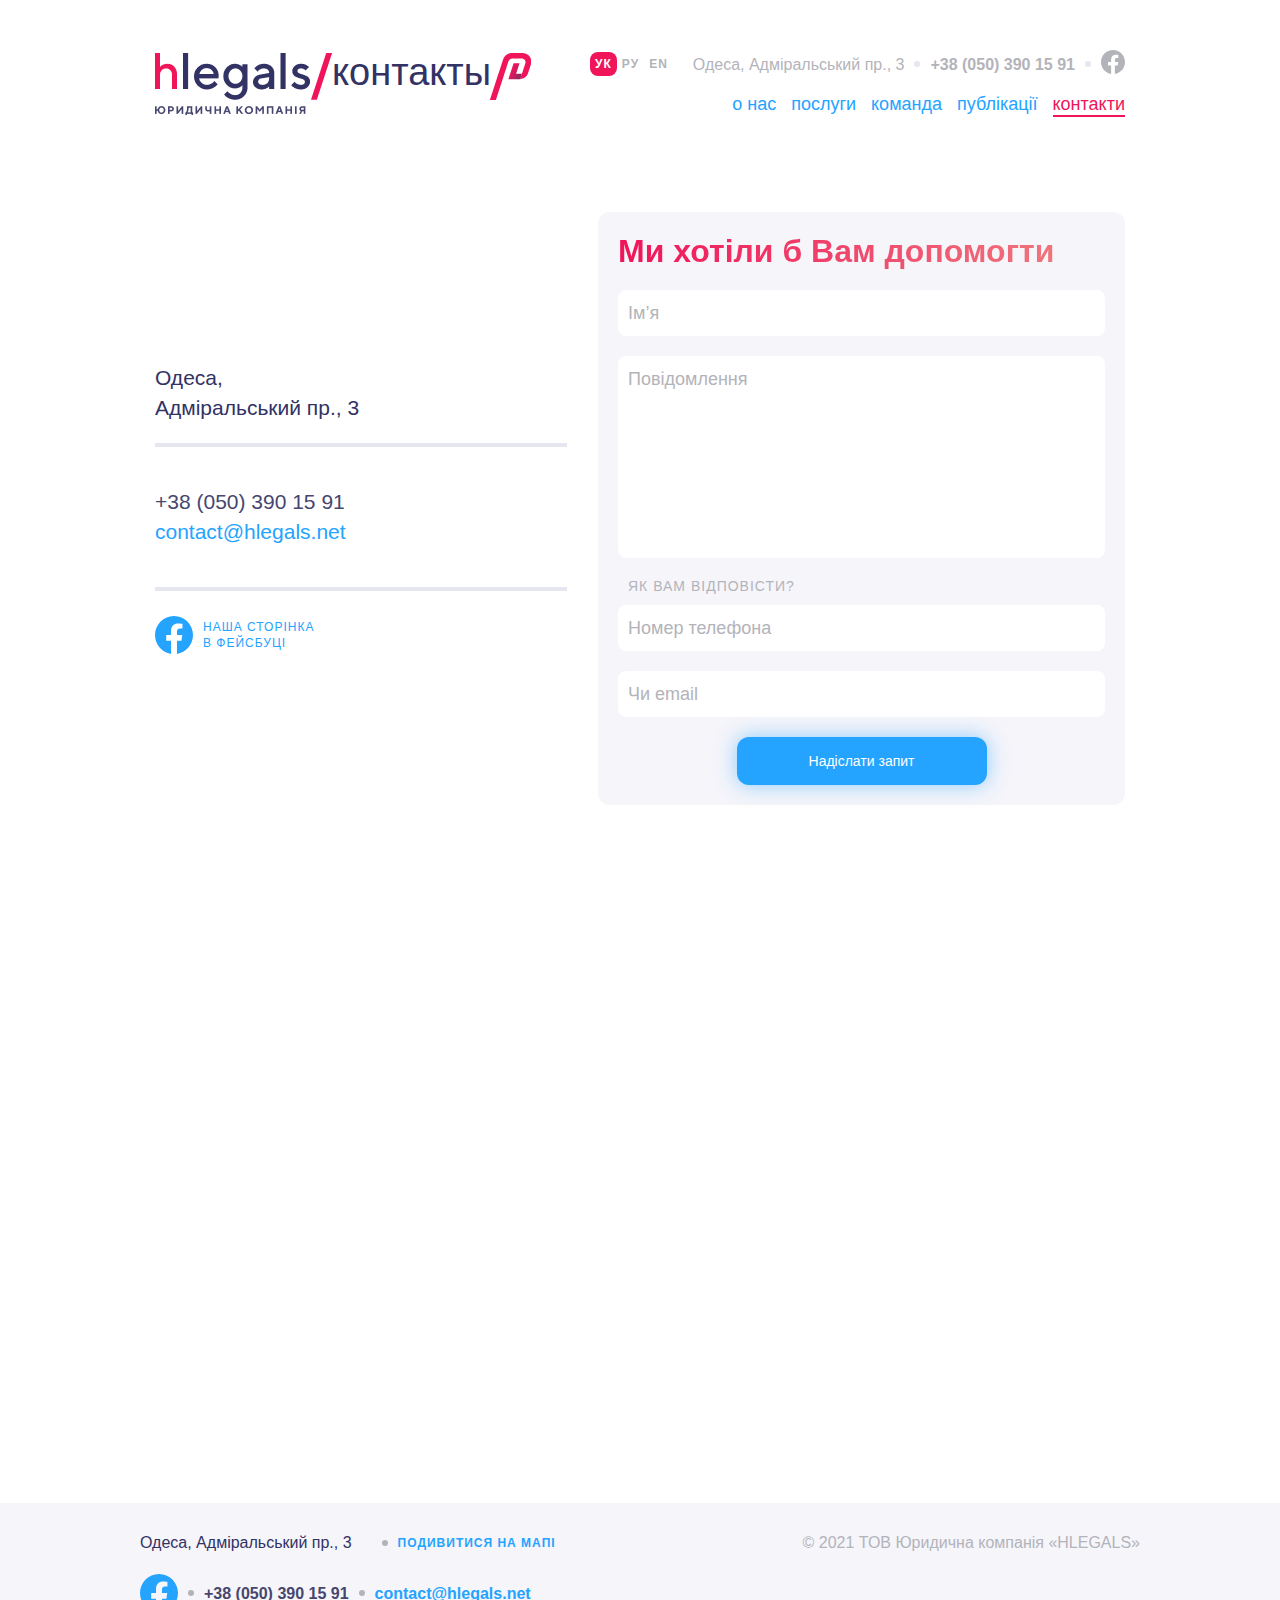
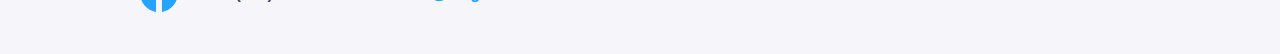
<file: contact.html>
<!DOCTYPE html>
<html lang="uk">
<head>
    <meta charset="UTF-8">
    <meta name="viewport" content="width=device-width, initial-scale=1.0">
    <link rel="shortcut icon" href="img/favicon.ico" type="image/x-icon">
    <meta http-equiv="X-UA-Compatible" content="ie=edge">
    <title>Contact</title>
    <link rel="stylesheet" href="./css/slick.css" />
    <link rel="stylesheet" href="./css/slick-theme.css" />
    <link rel="stylesheet" href="./css/vendor.css" />
    <link rel="stylesheet" href="./css/main.css" />
</head>
<body>
    <header>
        <div class="header light">
            <div class="header-contacts-mobil container d-f light-grey">
                <div class="language">
                    <button class="btn-lng btn-light active">УК</button>
                    <button class="btn-lng btn-light">РУ</button>
                    <button class="btn-lng btn-light">EN</button>
                </div>
                <div class="adress">
                    <span>Одеса, Адміральський пр., 3</span>
                </div>
                <a class="tel light-tel" href="tel:+38 (050) 390 15 91">+38 (050) 390 15 91</a>
                <a class="facebook fb-light" href="#"><svg width="24" height="24" viewBox="0 0 24 24" fill="none" xmlns="http://www.w3.org/2000/svg">
                    <path d="M24 12.0733C24 5.40541 18.6274 0 12 0C5.37258 0 0 5.40541 0 12.0733C0 18.0995 4.38823 23.0943 10.125 24V15.5633H7.07813V12.0733H10.125V9.41343C10.125 6.38755 11.9165 4.71615 14.6576 4.71615C15.9705 4.71615 17.3438 4.95195 17.3438 4.95195V7.92313H15.8306C14.3399 7.92313 13.875 8.85379 13.875 9.80857V12.0733H17.2031L16.6711 15.5633H13.875V24C19.6118 23.0943 24 18.0995 24 12.0733Z" fill="white"/>
                    </svg>
                </a>
            </div>
            <div class="header-inner d-f container">
                <div class="logo d-f logo-light">
                    <a href="index.html"><img src="../img/img_logo_light.png" alt="logo"></a> 
                    <span>контакты</span>
                </div>
                <div class="header-right-wrapper d-f">
                    <div class="header-contacts d-f light-grey">
                        <div class="language d-f">
                            <button class="btn-lng btn-light active">УК</button>
                            <button class="btn-lng btn-light">РУ</button>
                            <button class="btn-lng btn-light">EN</button>
                        </div>
                        <span>Одеса, Адміральський пр., 3</span>
                        <a class="tel light-tel" href="tel:+38 (050) 390 15 91">+38 (050) 390 15 91</a>
                        <a class="facebook fb-light" href="#"><svg width="24" height="24" viewBox="0 0 24 24" fill="none" xmlns="http://www.w3.org/2000/svg">
                            <path d="M24 12.0733C24 5.40541 18.6274 0 12 0C5.37258 0 0 5.40541 0 12.0733C0 18.0995 4.38823 23.0943 10.125 24V15.5633H7.07813V12.0733H10.125V9.41343C10.125 6.38755 11.9165 4.71615 14.6576 4.71615C15.9705 4.71615 17.3438 4.95195 17.3438 4.95195V7.92313H15.8306C14.3399 7.92313 13.875 8.85379 13.875 9.80857V12.0733H17.2031L16.6711 15.5633H13.875V24C19.6118 23.0943 24 18.0995 24 12.0733Z" fill="white"/>
                            </svg>
                        </a>
                    </div>
                    <button class="nav-btn">
                        <span></span>
                    </button>
                    <div class="overlay-wrapper">
                        <div class="overlay"></div>
                        <div class="nav-wrapper">
                            <button class="close-nav">
                                <svg width="32" height="32" viewBox="0 0 32 32" fill="none" xmlns="http://www.w3.org/2000/svg">
                                <path d="M7 7L25 25" stroke="#EC6F5D" stroke-width="2"/>
                                <path d="M25 7L7 25" stroke="#EC6F5D" stroke-width="2"/>
                                </svg>
                            </button>
                            <nav class="nav d-f">
                                <a class="link" href="about.html">о нас</a>
                                <a class="link" href="services.html">послуги</a>
                                <a class="link" href="team.html">команда</a>
                                <a class="link" href="publications.html">публікації</a>
                                <a class="link active" href="#">контакти</a>
                            </nav>
                        </div>
                    </div>
                </div>
            </div>
        </div>      
    </header> 
    <main>
        <div class="container-small">
            <div class="contact-wrapper">
                <div class="contact-information d-f">
                    <span>Одеса, Адміральський пр., 3</span> 
                    <div class="border-top-bottom">
                        <a class="tel" href="tel:+38 (050) 390 15 91">+38 (050) 390 15 91</a>
                        <a class="email" href="mailto:contact@hlegals.net">contact@hlegals.net</a>
                    </div>
                    <a class="facebook" href="#"><svg width="38" height="38" viewBox="0 0 38 38" fill="none" xmlns="http://www.w3.org/2000/svg">
                        <path d="M38 19.1161C38 8.55857 29.4934 0 19 0C8.50658 0 0 8.55857 0 19.1161C0 28.6575 6.94803 36.5659 16.0312 38V24.6419H11.207V19.1161H16.0312V14.9046C16.0312 10.1136 18.8678 7.46723 23.2078 7.46723C25.2866 7.46723 27.4609 7.84059 27.4609 7.84059V12.545H25.0651C22.7048 12.545 21.9688 14.0185 21.9688 15.5302V19.1161H27.2383L26.3959 24.6419H21.9688V38C31.052 36.5659 38 28.6575 38 19.1161Z" fill="#24A3FF"/>
                        </svg>
                        <span class="link-span">Наша сторінка в фейсбуці</span></a>
                </div>
                <div class="modal-window-wrapper modal">
                    <form class="form" action="#">
                        <h2>Ми хотіли б Вам допомогти</h2>
                        <input type="text" placeholder="Iм’я" name="Iм’я">
                        <textarea name="Повідомлення" placeholder="Повідомлення" cols="30" rows="7"></textarea>
                        <label for="username">Як вам відповісти?</label>
                            <input type="tel" placeholder="Номер телефона" name="phune-namber">
                            <input type="email" placeholder="Чи email" name="email">
                        <a class="btn-blue" href="#" rel="modal:close">Надіслати запит</a>
                    </form>
                </div>
            </div>
        </div>
        <div class="google-maps" >
            <iframe src="https://www.google.com/maps/embed?pb=!1m18!1m12!1m3!1d21997.680798307032!2d30.71901574936112!3d46.43462532692301!2m3!1f0!2f0!3f0!3m2!1i1024!2i768!4f13.1!3m3!1m2!1s0x40c63396894457b7%3A0x7f6c5236cbcb70c8!2z0JDQtNC80LjRgNCw0LvRjNGB0LrQuNC5INC_0YDQvtGB0L8uLCAzLCDQntC00LXRgdGB0LAsINCe0LTQtdGB0YHQutCw0Y8g0L7QsdC70LDRgdGC0YwsIDY1MDAw!5e0!3m2!1sru!2sua!4v1627568771080!5m2!1sru!2sua" width="100%" height="600" style="border:0;" allowfullscreen="" loading="lazy"></iframe>
        </div>
    </main>
    <footer class="footer">
        <div class="footer-wrapper d-f border-none  container">
            <div class="item-left d-f">
                <div class="footer-adress">
                    <span>Одеса, Адміральський пр., 3</span>  
                </div>
                <a class="maps" href="#">Подивитися на мапі</a>
                <a class="facebook" href="#"><svg width="38" height="38" viewBox="0 0 24 24" fill="none" xmlns="http://www.w3.org/2000/svg">
                    <path d="M24 12.0733C24 5.40541 18.6274 0 12 0C5.37258 0 0 5.40541 0 12.0733C0 18.0995 4.38823 23.0943 10.125 24V15.5633H7.07813V12.0733H10.125V9.41343C10.125 6.38755 11.9165 4.71615 14.6576 4.71615C15.9705 4.71615 17.3438 4.95195 17.3438 4.95195V7.92313H15.8306C14.3399 7.92313 13.875 8.85379 13.875 9.80857V12.0733H17.2031L16.6711 15.5633H13.875V24C19.6118 23.0943 24 18.0995 24 12.0733Z" fill="white"/>
                    </svg>
                </a>
                <a class="tel" href="tel:+38 (050) 390 15 91">+38 (050) 390 15 91</a>
                <a class="email" href="mailto:contact@hlegals.net">contact@hlegals.net</a>
            </div>
            <div class="item-right">
                <span>© 2021 ТОВ Юридична компанія «HLEGALS»</span>
            </div>
        </div>
    </footer>
    <script src="js/vendor/jquery.min.js"></script>
    <script src="js/vendor/slick.min.js"></script>
    <script src="js/vendor.js"></script>
    <script src="js/main.js"></script> 
</body>
</html>
</file>
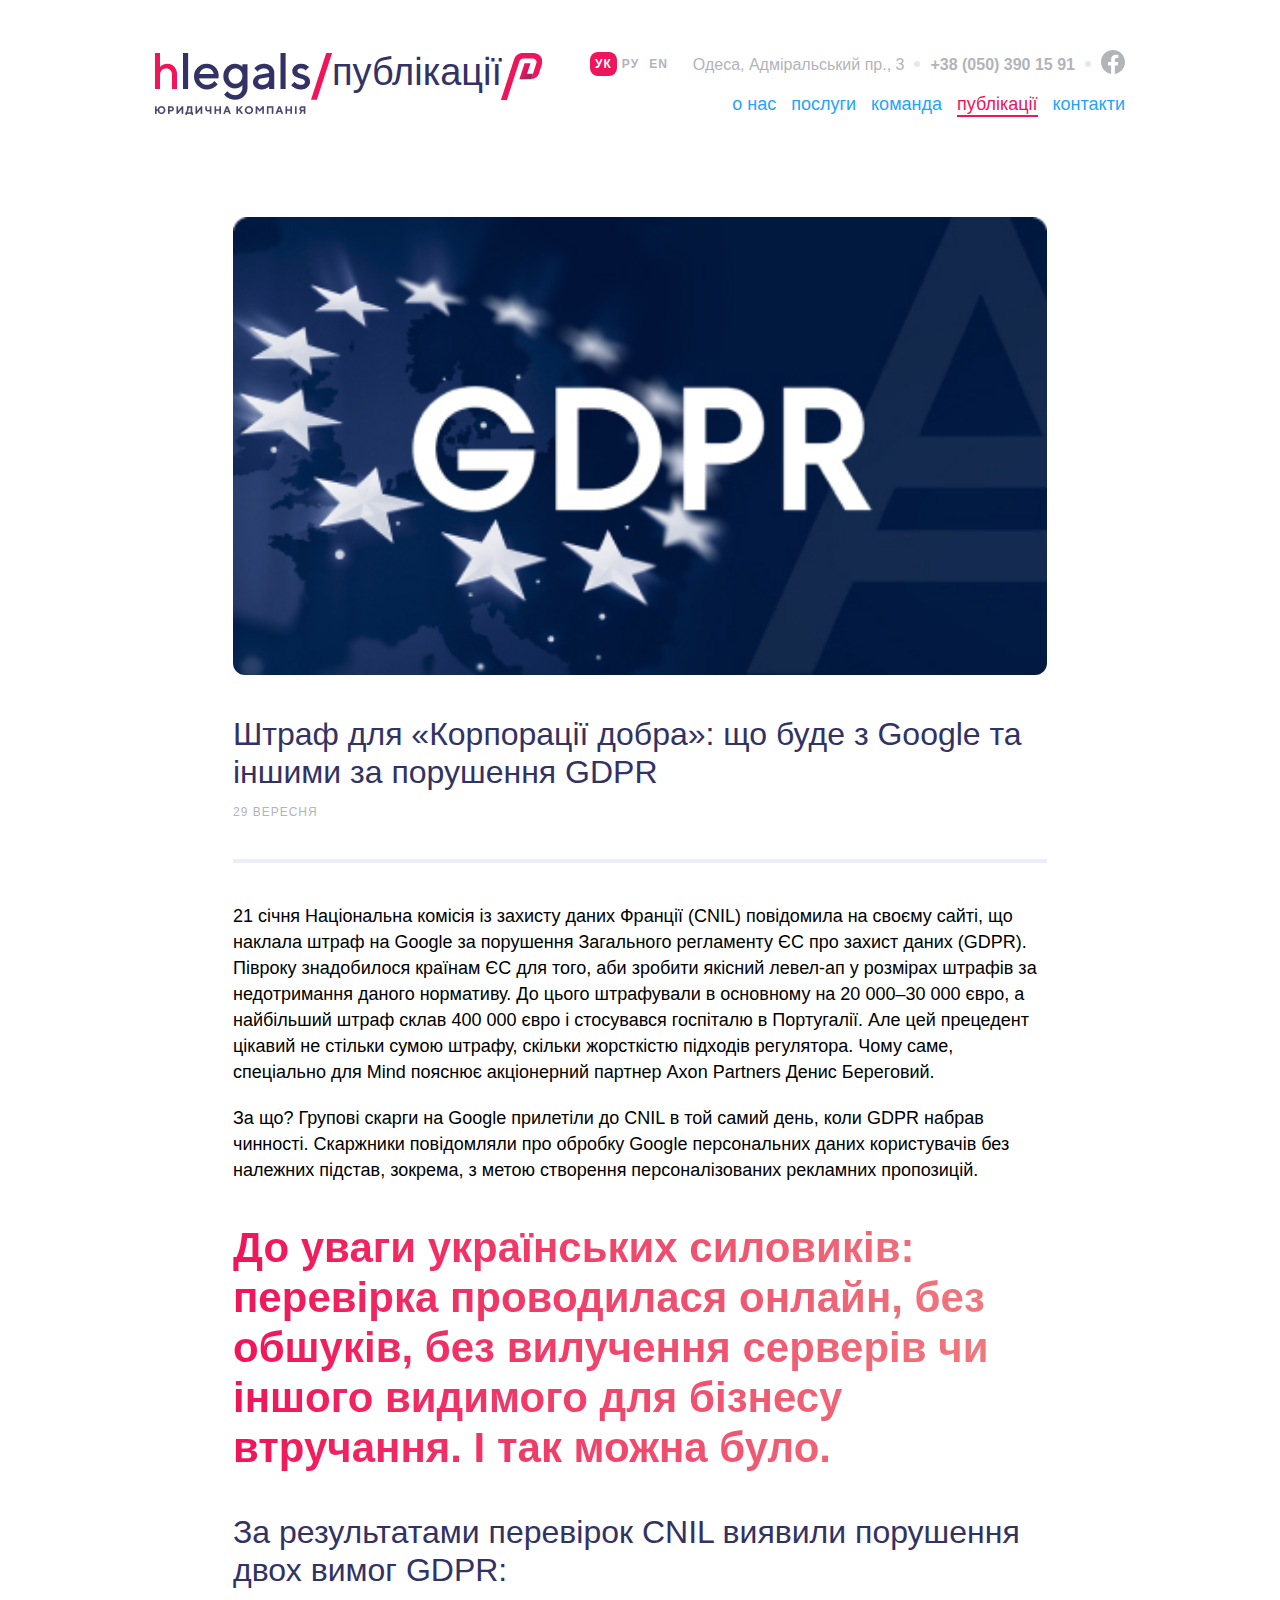
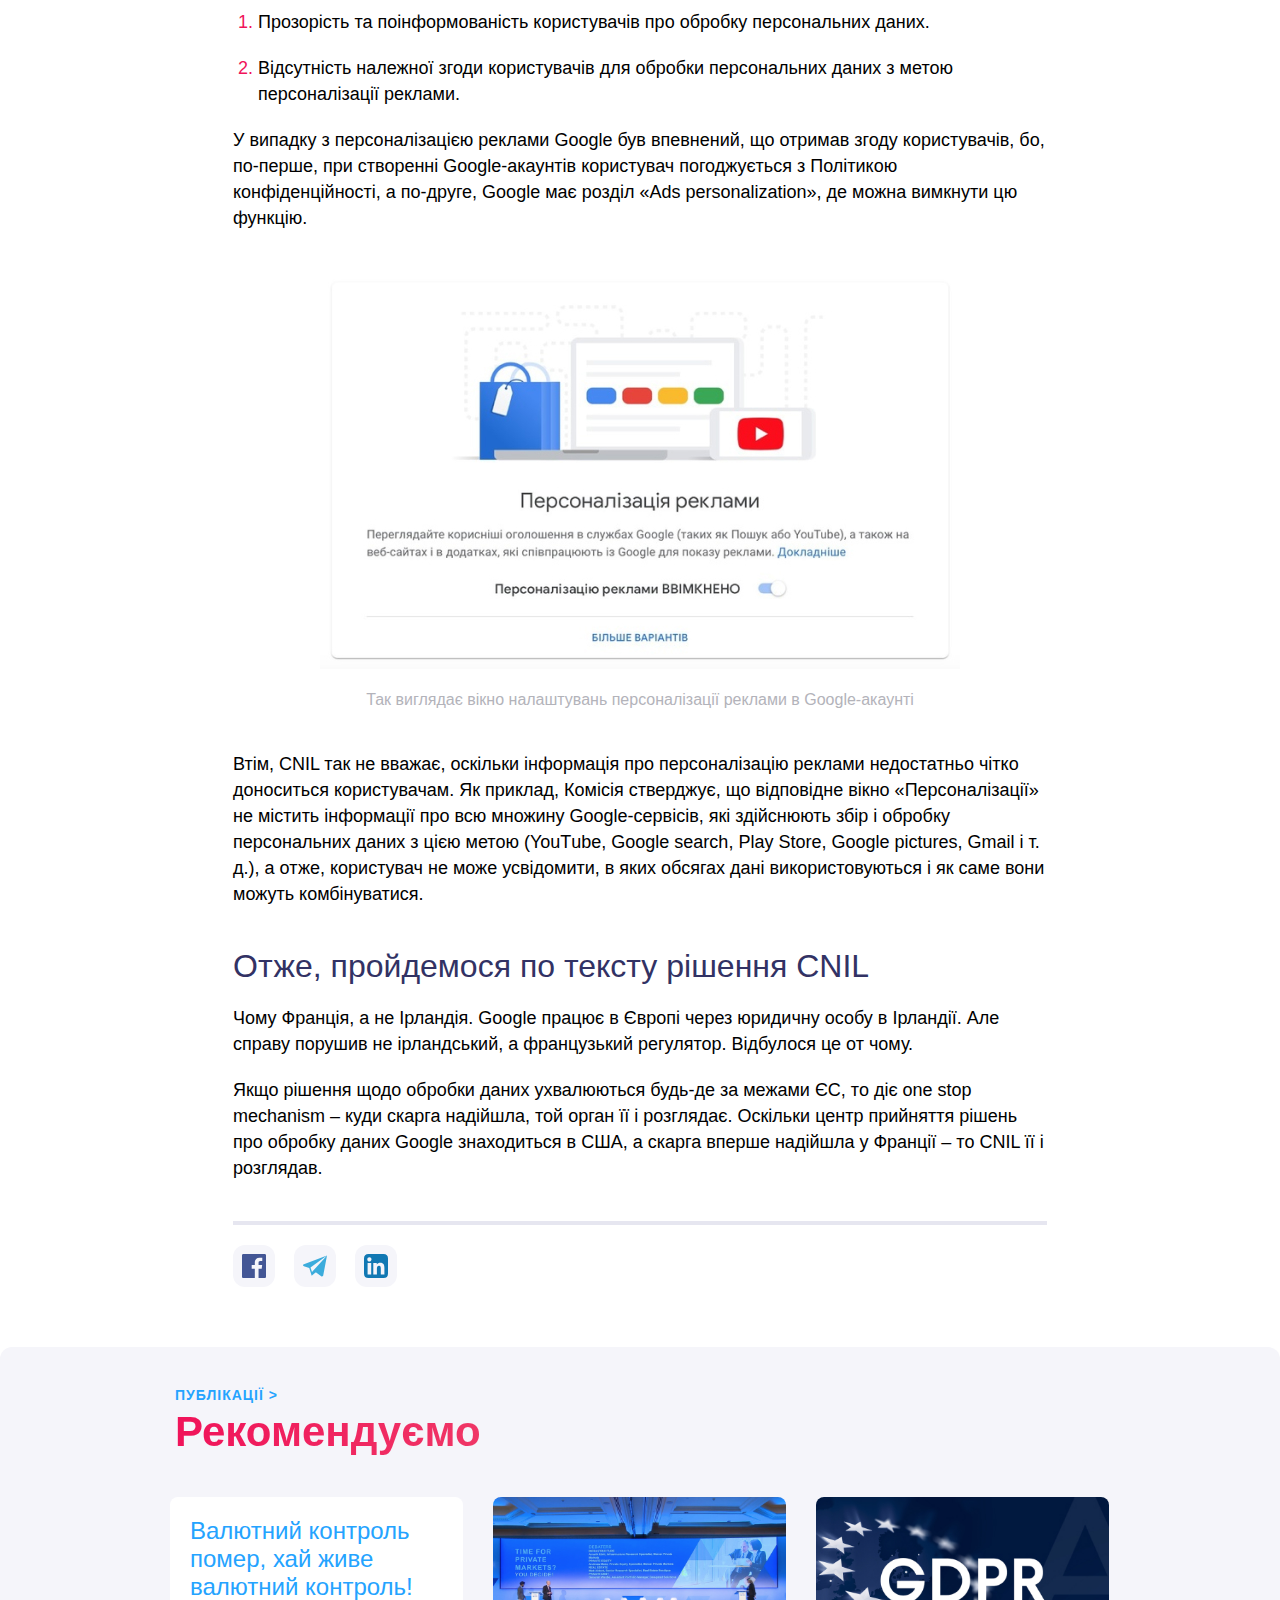
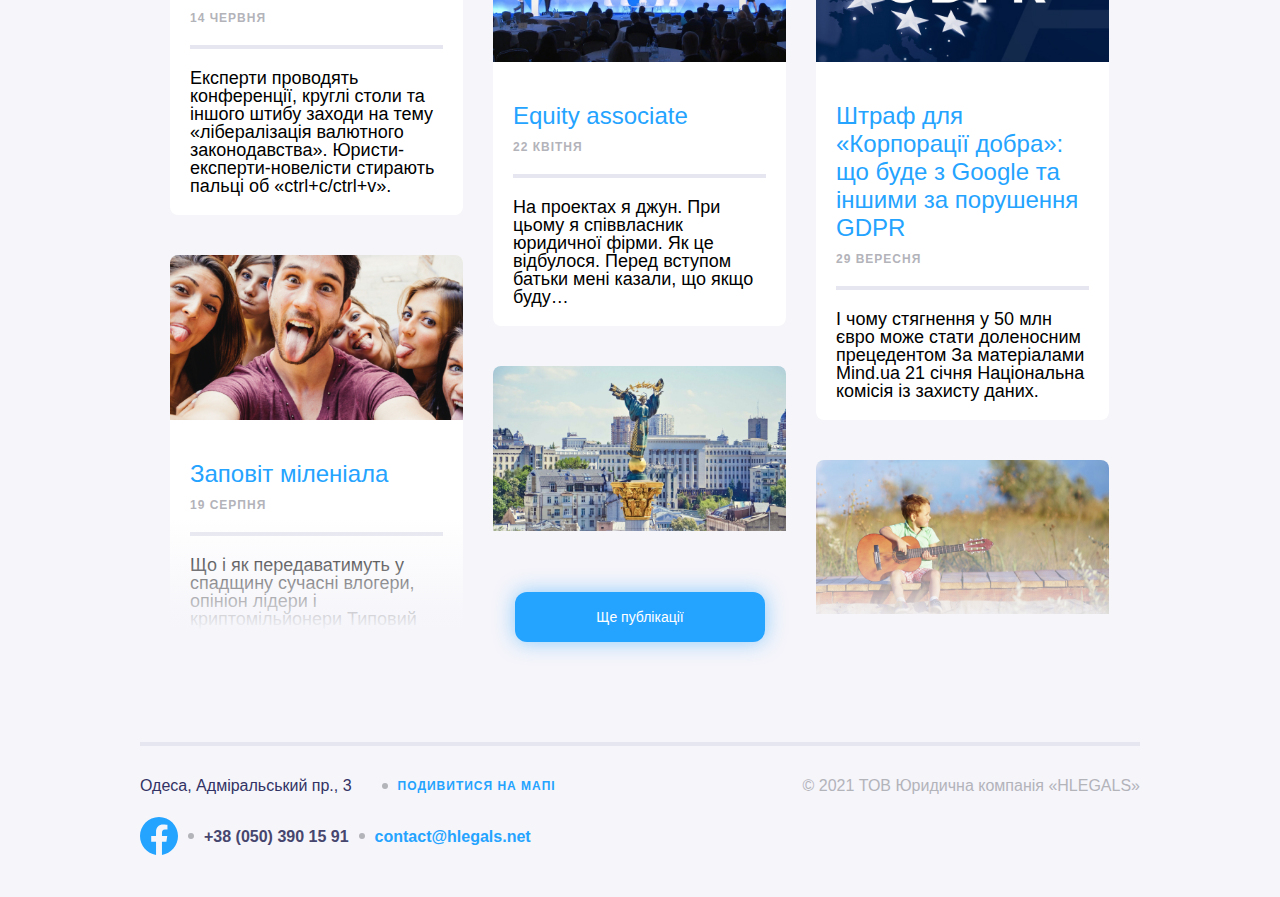
<file: publication_entry.html>
<!DOCTYPE html>
<html lang="uk">

<head>
    <meta charset="UTF-8">
    <meta name="viewport" content="width=device-width, initial-scale=1.0">
    <link rel="shortcut icon" href="img/favicon.ico" type="image/x-icon">
    <meta http-equiv="X-UA-Compatible" content="ie=edge">
    <title>publication_entry</title>
    <link rel="stylesheet" href="./css/slick.css" />
    <link rel="stylesheet" href="./css/slick-theme.css" />
    <link rel="stylesheet" href="./css/vendor.css" />
    <link rel="stylesheet" href="./css/main.css" />
</head>

<body>
    <div class="site-container">
        <header>
            <div class="header light">
                <div class="header-contacts-mobil container d-f light-grey">
                    <div class="language">
                        <button class="btn-lng btn-light active">УК</button>
                        <button class="btn-lng btn-light">РУ</button>
                        <button class="btn-lng btn-light">EN</button>
                    </div>
                    <div class="adress">
                        <span>Одеса, Адміральський пр., 3</span>
                    </div>
                    <a class="tel light-tel" href="tel:+38 (050) 390 15 91">+38 (050) 390 15 91</a>
                    <a class="facebook fb-light" href="#"><svg width="24" height="24" viewBox="0 0 24 24" fill="none" xmlns="http://www.w3.org/2000/svg">
                        <path d="M24 12.0733C24 5.40541 18.6274 0 12 0C5.37258 0 0 5.40541 0 12.0733C0 18.0995 4.38823 23.0943 10.125 24V15.5633H7.07813V12.0733H10.125V9.41343C10.125 6.38755 11.9165 4.71615 14.6576 4.71615C15.9705 4.71615 17.3438 4.95195 17.3438 4.95195V7.92313H15.8306C14.3399 7.92313 13.875 8.85379 13.875 9.80857V12.0733H17.2031L16.6711 15.5633H13.875V24C19.6118 23.0943 24 18.0995 24 12.0733Z" fill="white"/>
                        </svg>
                    </a>
                </div>
                <div class="header-inner d-f container">
                    <div class="logo d-f logo-light">
                        <a href="index.html"><img src="../img/img_logo_light.png" alt="logo"></a> 
                        <span>публікації</span>
                    </div>
                    <div class="header-right-wrapper d-f">
                        <div class="header-contacts d-f light-grey">
                            <div class="language d-f">
                                <button class="btn-lng btn-light active">УК</button>
                                <button class="btn-lng btn-light">РУ</button>
                                <button class="btn-lng btn-light">EN</button>
                            </div>
                            <span>Одеса, Адміральський пр., 3</span>
                            <a class="tel light-tel" href="tel:+38 (050) 390 15 91">+38 (050) 390 15 91</a>
                            <a class="facebook fb-light" href="#"><svg width="24" height="24" viewBox="0 0 24 24" fill="none" xmlns="http://www.w3.org/2000/svg">
                                <path d="M24 12.0733C24 5.40541 18.6274 0 12 0C5.37258 0 0 5.40541 0 12.0733C0 18.0995 4.38823 23.0943 10.125 24V15.5633H7.07813V12.0733H10.125V9.41343C10.125 6.38755 11.9165 4.71615 14.6576 4.71615C15.9705 4.71615 17.3438 4.95195 17.3438 4.95195V7.92313H15.8306C14.3399 7.92313 13.875 8.85379 13.875 9.80857V12.0733H17.2031L16.6711 15.5633H13.875V24C19.6118 23.0943 24 18.0995 24 12.0733Z" fill="white"/>
                                </svg>
                            </a>
                        </div>
                        <button class="nav-btn">
                            <span></span>
                        </button>
                        <div class="overlay-wrapper">
                            <div class="overlay"></div>
                            <div class="nav-wrapper">
                                <button class="close-nav">
                                    <svg width="32" height="32" viewBox="0 0 32 32" fill="none" xmlns="http://www.w3.org/2000/svg">
                                    <path d="M7 7L25 25" stroke="#EC6F5D" stroke-width="2"/>
                                    <path d="M25 7L7 25" stroke="#EC6F5D" stroke-width="2"/>
                                    </svg>
                                </button>
                                <nav class="nav d-f">
                                    <a class="link" href="about.html">о нас</a>
                                    <a class="link" href="services.html">послуги</a>
                                    <a class="link" href="team.html">команда</a>
                                    <a class="link active" href="#">публікації</a>
                                    <a class="link" href="contact.html">контакти</a>
                                </nav>
                            </div>
                        </div>
                    </div>
                </div>
            </div>      
        </header> 
        <main>
            <div class="publication-entry-wrapper container-small">
                <div class="img-bg-publication">
                    <img src="../img/img_publication_d.jpg" alt="image-publication">
                </div>
                <h3 class="darc-h">Штраф для «Корпорації добра»: що буде з Google та іншими за порушення GDPR</h3>
                <span>29 вересня</span>
                <p>21 січня Національна комісія із захисту даних Франції (СNIL) повідомила на своєму сайті, що наклала штраф на Google за порушення Загального регламенту ЄС про захист даних (GDPR). Півроку знадобилося країнам ЄС для того, аби зробити якісний левел-ап у розмірах штрафів за недотримання даного нормативу. До цього штрафували в основному на 20 000–30 000 євро, а найбільший штраф склав 400 000 євро і стосувався госпіталю в Португалії. Але цей прецедент цікавий не стільки сумою штрафу, скільки жорсткістю підходів регулятора. Чому саме, спеціально для Mind пояснює акціонерний партнер Axon Partners Денис Береговий.</p>
                <p>За що? Групові скарги на Google прилетіли до СNIL в той самий день, коли GDPR набрав чинності. Скаржники повідомляли про обробку Google персональних даних користувачів без належних підстав, зокрема, з метою створення персоналізованих рекламних пропозицій.</p>
            
                <h2>До уваги українських силовиків: перевірка проводилася онлайн, без обшуків, без вилучення серверів чи іншого видимого для бізнесу втручання. І так можна було.</h2>
                <h3 class="darc-h">За результатами перевірок СNIL виявили порушення двох вимог GDPR:</h3>
                <ol type="1"> 
                    <li><p>Прозорість та поінформованість користувачів про обробку персональних даних.</p></li>
                    <li><p>Відсутність належної згоди користувачів для обробки персональних даних з метою персоналізації реклами.</p></li>
                </ol>
                <p>У випадку з персоналізацією реклами Google був впевнений, що отримав згоду користувачів, бо, по-перше, при створенні Google-aкаунтів користувач погоджується з Політикою конфіденційності, а по-друге, Google має розділ «Ads personalization», де можна вимкнути цю функцію.</p>
                <div class="img-ad-personalization-window">
                    <img src="../img/img_windows.jpg" alt="window">
                </div>
                <p class="par-min">Так виглядає вікно налаштувань персоналізації реклами в Google-акаунті</p>
                <p>Втім, CNIL так не вважає, оскільки інформація про персоналізацію реклами недостатньо чітко доноситься користувачам. Як приклад, Комісія стверджує, що відповідне вікно «Персоналізації» не містить інформації про всю множину Google-сервісів, які здійснюють збір і обробку персональних даних з цією метою (YouТube, Google search, Play Store, Google pictures, Gmail і т. д.), а отже, користувач не може усвідомити, в яких обсягах дані використовуються і як саме вони можуть комбінуватися.</p>
                <h3 class="darc-h">Отже, пройдемося по тексту рішення СNIL</h3>
                <p>Чому Франція, а не Ірландія. Google працює в Європі через юридичну особу в Ірландії. Але справу порушив не ірландський, а французький регулятор. Відбулося це от чому.</p>
                <p> Якщо рішення щодо обробки даних ухвалюються будь-де за межами ЄС, то діє one stop mechanism – куди скарга надійшла, той орган її і розглядає. Оскільки центр прийняття рішень про обробку даних Google знаходиться в США, а скарга вперше надійшла у Франції – то CNIL її і розглядав.</p>
                <div class="icon-social">
                    <a class="fb" href="#"></a>
                    <a class="tm" href="#"></a>
                    <a class="in" href="#"></a>
                </div>
            </div>
            <div class="bg-publlications border-radius">
                <div class="publications-wrapper d-f container">
                    <a class="blue-link" href="publications.html">Публікації &gt;</a>
                    <h2>Рекомендуємо</h2>
                    <div class="publication-content-inner d-f">
                        <div class="column-three">
                            <div class="publication-item-now">
                                <div class="content-padding">
                                    <h3>Валютний контроль помер, хай живе валютний контроль!</h3>
                                    <span>14 червня</span>
                                    <p>Експерти проводять конференції, круглі столи та іншого штибу заходи на тему «лібералізація валютного законодавства». Юристи-експерти-новелісти стирають пальці об «ctrl+c/ctrl+v».</p> 
                                </div>
                            </div>
                            <div class="publication-item-now">
                                <div class="img-publication">
                                    <img src="../img/img_publication_a.jpg" alt="publication">
                                </div>
                                <div class="content-padding">
                                    <h3>Заповіт міленіала</h3>
                                    <span>19 серпня</span>
                                    <p>Що і як передаватимуть у спадщину сучасні влогери, опініон лідери і криптомільйонери Типовий спадок українського покоління Х виглядає так: квартира у…</p>
                                </div>
                            </div>
                        </div>
                        <div class="column-three">
                            <div class="publication-item-now">
                                <div class="img-publication">
                                    <img src="../img/img_publication_b.jpg" alt="publication">
                                </div>
                                <div class="content-padding">
                                    <h3>Equity associate</h3>
                                    <span>22 квітня</span>
                                    <p>На проектах я джун. При цьому я співвласник юридичної фірми. Як це відбулося. Перед вступом батьки мені казали, що якщо буду…</p>
                                </div>
                            </div>
                            <div class="publication-item-now">
                                <div class="img-publication">
                                    <img src="../img/img_publication_c.jpg" alt="publication">
                                </div>
                            </div>
                        </div>
                        <div class="column-three">
                            <div class="publication-item-now">
                                <div class="img-publication">
                                    <img src="../img/img_publication_d.jpg" alt="publication">
                                </div>
                                <div class="content-padding">
                                    <h3>Штраф для «Корпорації добра»: що буде з Google та іншими за порушення GDPR</h3>
                                    <span>29 вересня</span>
                                    <p>І чому стягнення у 50 млн євро може стати доленосним прецедентом За матеріалами Mind.ua 21 січня Національна комісія із захисту даних.</p> 
                                </div>
                            </div>
                            <div class="publication-item-now">
                                <div class="img-publication">
                                    <img src="../img/img_publication_e.jpg" alt="publication">
                                </div>
                            </div>
                        </div> 
                        <div class="par-blur"><button class="btn-blue load-news">Ще публікації</button></div>
                    </div>
                </div>
            </div>
        </main>
        <footer class="footer">
    <div class="footer-wrapper d-f container">
        <div class="item-left d-f">
            <div class="footer-adress">
                <span>Одеса, Адміральський пр., 3</span>  
            </div>
            <a class="maps" href="#">Подивитися на мапі</a>
            <a class="facebook" href="#"><svg width="38" height="38" viewBox="0 0 24 24" fill="none" xmlns="http://www.w3.org/2000/svg">
                <path d="M24 12.0733C24 5.40541 18.6274 0 12 0C5.37258 0 0 5.40541 0 12.0733C0 18.0995 4.38823 23.0943 10.125 24V15.5633H7.07813V12.0733H10.125V9.41343C10.125 6.38755 11.9165 4.71615 14.6576 4.71615C15.9705 4.71615 17.3438 4.95195 17.3438 4.95195V7.92313H15.8306C14.3399 7.92313 13.875 8.85379 13.875 9.80857V12.0733H17.2031L16.6711 15.5633H13.875V24C19.6118 23.0943 24 18.0995 24 12.0733Z" fill="white"/>
                </svg>
            </a>
            <a class="tel" href="tel:+38 (050) 390 15 91">+38 (050) 390 15 91</a>
            <a class="email" href="mailto:contact@hlegals.net">contact@hlegals.net</a>
        </div>
        <div class="item-right">
            <span>© 2021 ТОВ Юридична компанія «HLEGALS»</span>
        </div>
    </div>
</footer>

    </div>
    
    <script src="js/vendor/jquery.min.js"></script>
    <script src="js/vendor/slick.min.js"></script>
    <script src="js/vendor.js"></script>
    <script src="js/main.js"></script>
</body>

</html>
</file>
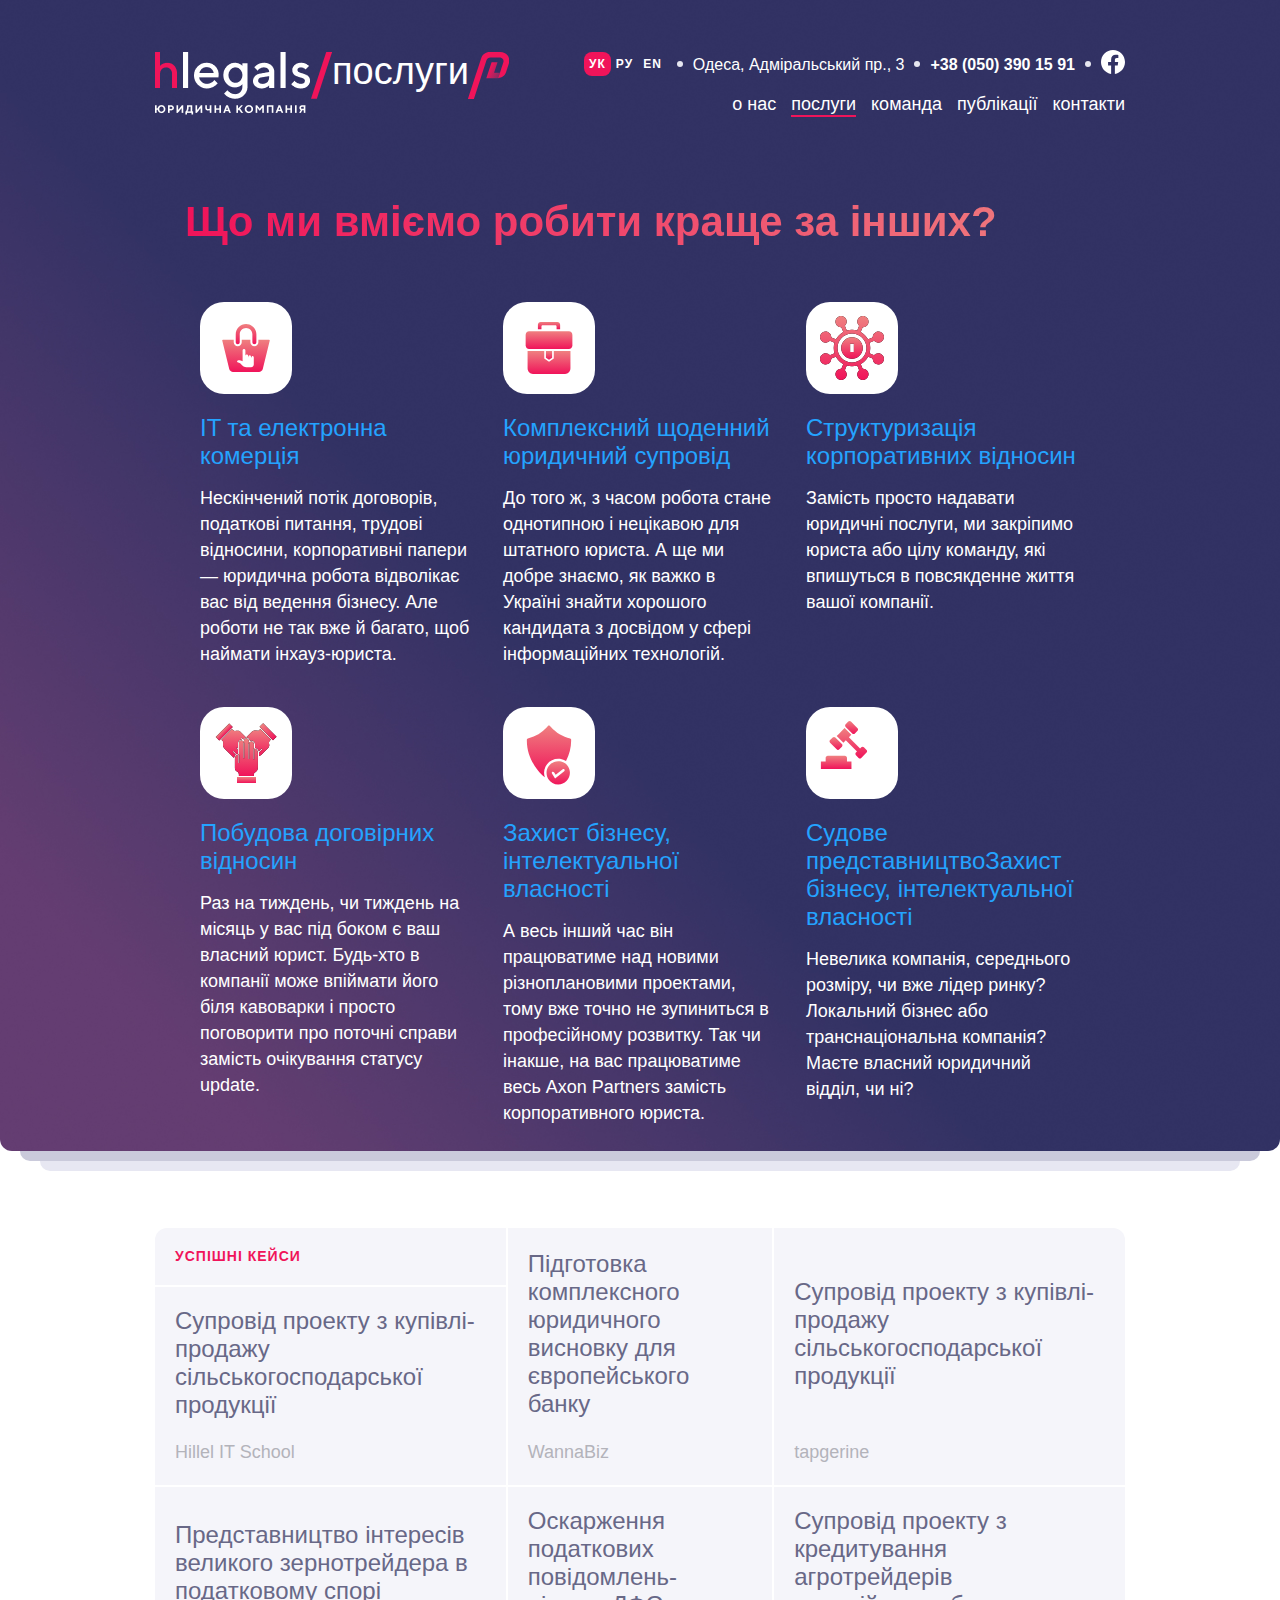
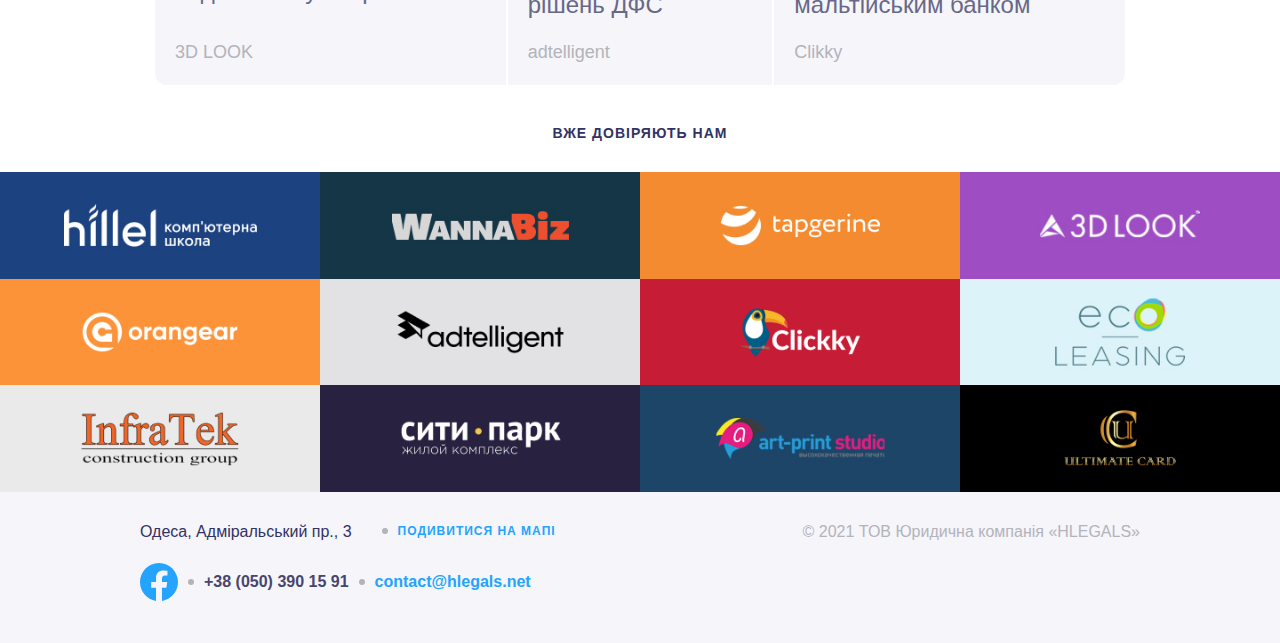
<file: services.html>
<!DOCTYPE html>
<html lang="uk">
<head>
    <meta charset="UTF-8">
    <meta name="viewport" content="width=device-width, initial-scale=1.0">
    <link rel="shortcut icon" href="img/favicon.ico" type="image/x-icon">
    <meta http-equiv="X-UA-Compatible" content="ie=edge">
    <!-- <meta name="theme-color" content="#111111"> -->
    <title>Services</title>
    <link rel="stylesheet" href="./css/slick.css" />
    <link rel="stylesheet" href="./css/slick-theme.css" />
    <link rel="stylesheet" href="./css/vendor.css" />
    <link rel="stylesheet" href="./css/main.css" />
</head>
<body>
    <header>
        <div class="header header-services">
            <div class="header-contacts-mobil d-f container">
                <div class="language">
                    <button class="btn-lng active">УК</button>
                    <button class="btn-lng">РУ</button>
                    <button class="btn-lng">EN</button>
                </div>
                <div class="adress">
                    <span>Одеса, Адміральський пр., 3</span>
                </div>
                <a class="tel" href="tel:+38 (050) 390 15 91">+38 (050) 390 15 91</a>
                <a class="facebook" href="#"><svg width="24" height="24" viewBox="0 0 24 24" fill="none" xmlns="http://www.w3.org/2000/svg">
                    <path d="M24 12.0733C24 5.40541 18.6274 0 12 0C5.37258 0 0 5.40541 0 12.0733C0 18.0995 4.38823 23.0943 10.125 24V15.5633H7.07813V12.0733H10.125V9.41343C10.125 6.38755 11.9165 4.71615 14.6576 4.71615C15.9705 4.71615 17.3438 4.95195 17.3438 4.95195V7.92313H15.8306C14.3399 7.92313 13.875 8.85379 13.875 9.80857V12.0733H17.2031L16.6711 15.5633H13.875V24C19.6118 23.0943 24 18.0995 24 12.0733Z" fill="white"/>
                    </svg>
                </a>
            </div>
            <div class="header-inner d-f container">
                <div class="logo d-f">
                    <a href="index.html"><img src="../img/img_logo.png" alt="logo"></a>
                    <span>послуги</span> 
                </div>
                <div class="header-right-wrapper d-f">
                    <div class="header-contacts d-f">
                        <div class="language d-f">
                            <button class="btn-lng active">УК</button>
                            <button class="btn-lng">РУ</button>
                            <button class="btn-lng">EN</button>
                        </div>
                        <div class="adress">
                            <span>Одеса, Адміральський пр., 3</span>
                        </div>
                        <a class="tel" href="tel:+38 (050) 390 15 91">+38 (050) 390 15 91</a>
                        <a class="facebook" href="#"><svg width="24" height="24" viewBox="0 0 24 24" fill="none" xmlns="http://www.w3.org/2000/svg">
                            <path d="M24 12.0733C24 5.40541 18.6274 0 12 0C5.37258 0 0 5.40541 0 12.0733C0 18.0995 4.38823 23.0943 10.125 24V15.5633H7.07813V12.0733H10.125V9.41343C10.125 6.38755 11.9165 4.71615 14.6576 4.71615C15.9705 4.71615 17.3438 4.95195 17.3438 4.95195V7.92313H15.8306C14.3399 7.92313 13.875 8.85379 13.875 9.80857V12.0733H17.2031L16.6711 15.5633H13.875V24C19.6118 23.0943 24 18.0995 24 12.0733Z" fill="white"/>
                            </svg>
                        </a>
                    </div>
                    <button class="nav-btn">
                        <span></span>
                    </button>
                    <div class="overlay-wrapper">
                        <div class="overlay"></div>
                        <div class="nav-wrapper">
                            <button class="close-nav">
                                <svg width="32" height="32" viewBox="0 0 32 32" fill="none" xmlns="http://www.w3.org/2000/svg">
                                <path d="M7 7L25 25" stroke="red" stroke-width="2"/>
                                <path d="M25 7L7 25" stroke="red" stroke-width="2"/>
                                </svg>
                            </button>
                            <nav class="nav d-f">
                                <a class="link" href="about.html">о нас</a>
                                <a class="link active" href="#">послуги</a>
                                <a class="link" href="team.html">команда</a>
                                <a class="link" href="publications.html">публікації</a>
                                <a class="link" href="contact.html">контакти</a>
                            </nav>
                        </div>
                    </div>   
                </div>
            </div>          
            <div class="services-wrapper container">
                <h2>Що ми вміємо робити краще за інших?</h2>
                <div class="services-inner d-f">
                    <div class="column-three">
                        <div class="services-item">
                            <div class="services-icon">
                                <img class="icon" src="../img/img_icon_shopping-purse.svg" alt="icon">
                            </div>
                            <div class="services-content">
                                <a href="service_page.html"><h3>IT та електронна комерція</h3></a>
                                <p>Нескінчений потік договорів, податкові питання, трудові відносини, корпоративні папери — юридична робота відволікає вас від ведення бізнесу. Але роботи не так вже й багато, щоб наймати інхауз-юриста.</p>
                            </div>
                        </div>
                    </div>
                    <div class="column-three">
                        <div class="services-item">
                            <div class="services-icon">
                                <img class="icon" src="../img/img_icon_services_a.svg" alt="icon">
                            </div>
                            <div class="services-content">
                                <a href="#"><h3>Комплексний щоденний юридичний супровід</h3></a>
                                <p>До того ж, з часом робота стане однотипною і нецікавою для штатного юриста. А ще ми добре знаємо, як важко в Україні знайти хорошого кандидата з досвідом у сфері інформаційних технологій.</p>
                            </div>
                        </div>
                    </div>
                    <div class="column-three">
                        <div class="services-item">
                            <div class="services-icon">
                                <img class="icon" src="../img/img_icon_services_b.svg" alt="icon">
                            </div>
                            <div class="services-content">
                                <a href="#"><h3>Структуризація корпоративних відносин</h3></a>
                                <p>Замість просто надавати юридичні послуги, ми закріпимо юриста або цілу команду, які впишуться в повсякденне життя вашої компанії.</p>
                            </div>
                        </div>
                    </div>
                    <div class="column-three">
                        <div class="services-item">
                            <div class="services-icon">
                                <img class="icon" src="../img/img_icon_service_c.svg" alt="icon">
                            </div>
                            <div class="services-content">
                                <a href="#"><h3>Побудовa договірних відносин</h3></a>
                                <p>Раз на тиждень, чи тиждень на місяць у вас під боком є ваш власний юрист. Будь-хто в компанії може впіймати його біля кавоварки і просто поговорити про поточні справи замість очікування статусу update.
                                </p>
                            </div>
                        </div>
                    </div> 
                    <div class="column-three">
                        <div class="services-item">
                            <div class="services-icon">
                                <img class="icon" src="../img/img_icon_service_d.svg" alt="icon">
                            </div>
                            <div class="services-content">
                                <a href="#"><h3>Захист бізнесу, інтелектуальної власності</h3></a>
                                <p>А весь інший час він працюватиме над новими різноплановими проектами, тому вже точно не зупиниться в професійному розвитку. Так чи інакше, на вас працюватиме весь Axon Partners замість корпоративного юриста.
                                </p>
                            </div>
                        </div>
                    </div>
                    <div class="column-three">
                        <div class="services-item">
                            <div class="services-icon">
                                <img class="icon" src="../img/img_icon_e.svg" alt="icon">
                            </div>
                            <div class="services-content">
                                <a href="#"><h3>Судове представництвоЗахист бізнесу, інтелектуальної власності</h3></a>
                                <p>Невелика компанія, середнього розміру, чи вже лідер ринку? Локальний бізнес або транснаціональна компанія? Маєте власний юридичний відділ, чи ні?
                                </p>
                            </div>
                        </div>
                    </div>
                </div>
            </div>       
        </div>   
    </header>
    <main class="main main-services">
        <div class="cases-container container radius">
            <div class="successful-cases">
                <div class="cases-item title">
                    <h3 class="h3-caps">Успішні кейси</h3>
                </div>
                <div class="cases-item hillel">
                    <p>
                        Супровід проекту з&nbsp;купівлі-продажу сільськогосподарської
                        продукції
                    </p>
                    <a href="#">Hillel IT School</a>
                </div>
                <div class="cases-item wannabiz">
                    <p>
                        Підготовка комплексного юридичного висновку для європейського
                        банку
                    </p>
                    <a href="#">WannaBiz</a>
                </div>
                <div class="cases-item tapgerine">
                    <p>
                        Супровід проекту з купівлі-продажу сільськогосподарської
                        продукції
                    </p>
                    <a href="#">tapgerine</a>
                </div>
                <div class="cases-item d-look">
                    <p>
                        Представництво інтересів великого зернотрейдера в податковому
                        спорі
                    </p>
                    <a href="#">3D LOOK</a>
                </div>
                <div class="cases-item adtelligent">
                    <p>Оскарження податкових повідомлень-рішень ДФС</p>
                    <a href="#">adtelligent</a>
                </div>
                <div class="cases-item clikky">
                    <p>
                        Супровід проекту з кредитування агротрейдерів мальтійським
                        банком
                    </p>
                    <a href="#">Clikky</a>
                </div>
            </div>
        </div>
        <div class="trust-us-wrapper">
            <strong class="h3-caps">Вже довіряють нам</strong>
            <div class="trust-us-items d-f">
                <div class="company">
                    <img src="../img/img_company/img_comp_hillel.jpg" alt="company">
                </div>
                <div class="company">
                    <img src="../img/img_company/img_comp_wannabiz.jpg" alt="company">
                </div>
                <div class="company">
                    <img src="../img/img_company/img_comp_tapgerine.jpg" alt="company">
                </div>
                <div class="company">
                    <img src="../img/img_company/img_comp_3dlook.jpg" alt="company">
                </div>
                <div class="company">
                    <img src="../img/img_company/img_comp_orangear.jpg" alt="company">
                </div>
                <div class="company">
                    <img src="../img/img_company/img_comp_adtelligent.jpg" alt="company">
                </div>
                <div class="company">
                    <img src="../img/img_company/img_comp_clickky.jpg" alt="company">
                </div>
                <div class="company">
                    <img src="../img/img_company/img_comp_ecoleasing.jpg" alt="company">
                </div>
                <div class="company">
                    <img src="../img/img_company/img_comp_infatek.jpg" alt="company">
                </div>
                <div class="company">
                    <img src="../img/img_company/img_comp_sitipark.jpg" alt="company">
                </div>
                <div class="company">
                    <img src="../img/img_company/img_comp_artprint.jpg" alt="company">
                </div>
                <div class="company">
                    <img src="../img/img_company/img_comp_ultimaecard.jpg" alt="company">
                </div>
            </div>
        </div>
    </main>
    </main>
  
    <footer class="footer">
        <div class="footer-wrapper d-f border-none container">
            <div class="item-left d-f">
                <div class="footer-adress">
                    <span>Одеса, Адміральський пр., 3</span>  
                </div>
                <a class="maps" href="#">Подивитися на мапі</a>
                <a class="facebook" href="#"><svg width="38" height="38" viewBox="0 0 24 24" fill="none" xmlns="http://www.w3.org/2000/svg">
                    <path d="M24 12.0733C24 5.40541 18.6274 0 12 0C5.37258 0 0 5.40541 0 12.0733C0 18.0995 4.38823 23.0943 10.125 24V15.5633H7.07813V12.0733H10.125V9.41343C10.125 6.38755 11.9165 4.71615 14.6576 4.71615C15.9705 4.71615 17.3438 4.95195 17.3438 4.95195V7.92313H15.8306C14.3399 7.92313 13.875 8.85379 13.875 9.80857V12.0733H17.2031L16.6711 15.5633H13.875V24C19.6118 23.0943 24 18.0995 24 12.0733Z" fill="white"/>
                    </svg>
                </a>
                <a class="tel" href="tel:+38 (050) 390 15 91">+38 (050) 390 15 91</a>
                <a class="email" href="mailto:contact@hlegals.net">contact@hlegals.net</a>
            </div>
            <div class="item-right">
                <span>© 2021 ТОВ Юридична компанія «HLEGALS»</span>
            </div>
        </div>
    </footer>
    <script src="js/vendor/jquery.min.js"></script>
    <script src="js/vendor/slick.min.js"></script>
    <script src="js/vendor.js"></script>
    <script src="js/main.js"></script> 
    
    
 
</body>
</html>
</file>
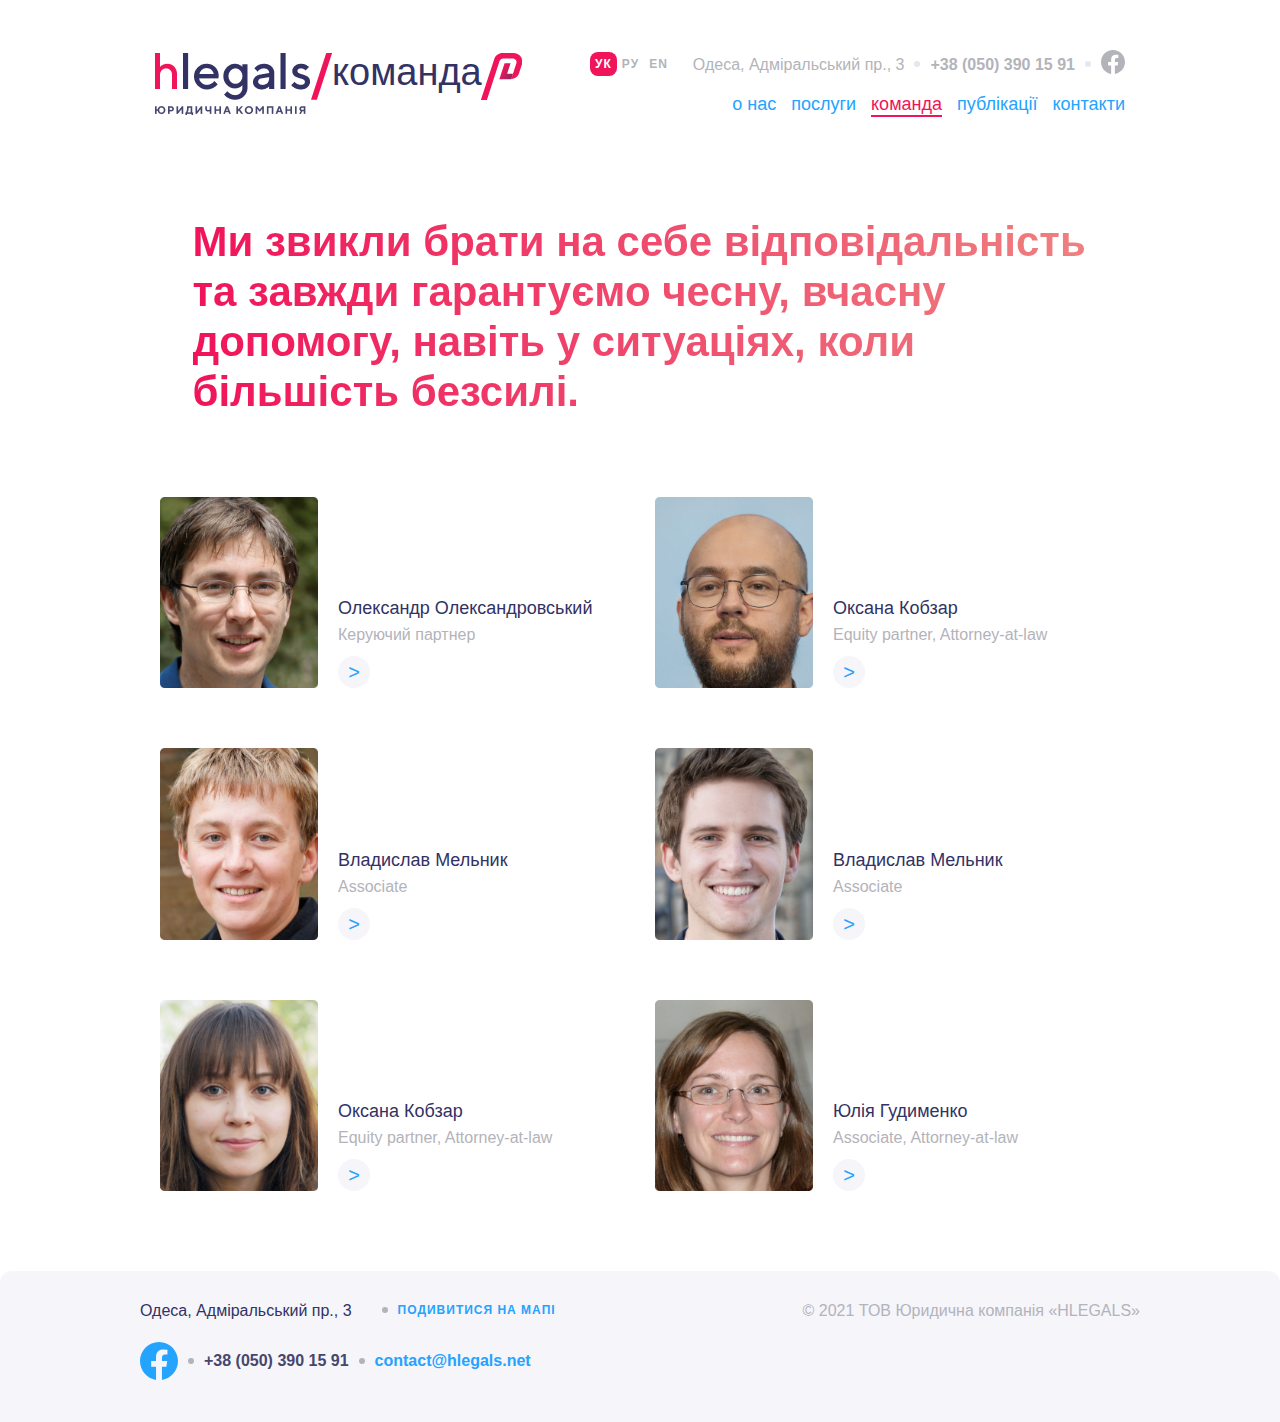
<file: team.html>
<!DOCTYPE html>
<html lang="uk">
<head>
    <meta charset="UTF-8">
    <meta name="viewport" content="width=device-width, initial-scale=1.0">
    <link rel="shortcut icon" href="img/favicon.ico" type="image/x-icon">
    <meta http-equiv="X-UA-Compatible" content="ie=edge">
    <!-- <meta name="theme-color" content="#111111"> -->
    <title>Team</title>
    <link rel="stylesheet" href="./css/slick.css" />
    <link rel="stylesheet" href="./css/slick-theme.css" />
    <link rel="stylesheet" href="./css/vendor.css" />
    <link rel="stylesheet" href="./css/main.css" />
</head>
<body>
    <header>
        <div class="header light">
            <div class="header-contacts-mobil d-f container light-grey">
                <div class="language">
                    <button class="btn-lng btn-light active">УК</button>
                    <button class="btn-lng btn-light">РУ</button>
                    <button class="btn-lng btn-light">EN</button>
                </div>
                <div class="adress">
                    <span>Одеса, Адміральський пр., 3</span>
                </div>
                <a class="tel light-tel" href="tel:+38 (050) 390 15 91">+38 (050) 390 15 91</a>
                <a class="facebook fb-light" href="#"><svg width="24" height="24" viewBox="0 0 24 24" fill="none" xmlns="http://www.w3.org/2000/svg">
                    <path d="M24 12.0733C24 5.40541 18.6274 0 12 0C5.37258 0 0 5.40541 0 12.0733C0 18.0995 4.38823 23.0943 10.125 24V15.5633H7.07813V12.0733H10.125V9.41343C10.125 6.38755 11.9165 4.71615 14.6576 4.71615C15.9705 4.71615 17.3438 4.95195 17.3438 4.95195V7.92313H15.8306C14.3399 7.92313 13.875 8.85379 13.875 9.80857V12.0733H17.2031L16.6711 15.5633H13.875V24C19.6118 23.0943 24 18.0995 24 12.0733Z" fill="white"/>
                    </svg>
                </a>
            </div>
            <div class="header-inner d-f container">
                <div class="logo d-f logo-light">
                    <a href="index.html"><img src="../img/img_logo_light.png" alt="logo"></a> 
                    <span>команда</span>
                </div>
                <div class="header-right-wrapper d-f">
                    <div class="header-contacts d-f light-grey">
                        <div class="language d-f">
                            <button class="btn-lng btn-light active">УК</button>
                            <button class="btn-lng btn-light">РУ</button>
                            <button class="btn-lng btn-light">EN</button>
                        </div>
                        <span>Одеса, Адміральський пр., 3</span>
                        <a class="tel light-tel" href="tel:+38 (050) 390 15 91">+38 (050) 390 15 91</a>
                        <a class="facebook fb-light" href="#"><svg width="24" height="24" viewBox="0 0 24 24" fill="none" xmlns="http://www.w3.org/2000/svg">
                            <path d="M24 12.0733C24 5.40541 18.6274 0 12 0C5.37258 0 0 5.40541 0 12.0733C0 18.0995 4.38823 23.0943 10.125 24V15.5633H7.07813V12.0733H10.125V9.41343C10.125 6.38755 11.9165 4.71615 14.6576 4.71615C15.9705 4.71615 17.3438 4.95195 17.3438 4.95195V7.92313H15.8306C14.3399 7.92313 13.875 8.85379 13.875 9.80857V12.0733H17.2031L16.6711 15.5633H13.875V24C19.6118 23.0943 24 18.0995 24 12.0733Z" fill="white"/>
                            </svg>
                        </a>
                    </div>
                    <button class="nav-btn">
                        <span></span>
                    </button>
                    <div class="overlay-wrapper">
                        <div class="overlay"></div>
                        <div class="nav-wrapper">
                            <button class="close-nav">
                                <svg width="32" height="32" viewBox="0 0 32 32" fill="none" xmlns="http://www.w3.org/2000/svg">
                                <path d="M7 7L25 25" stroke="#EC6F5D" stroke-width="2"/>
                                <path d="M25 7L7 25" stroke="#EC6F5D" stroke-width="2"/>
                                </svg>
                            </button>
                            <nav class="nav d-f">
                                <a class="link" href="about.html">о нас</a>
                                <a class="link" href="services.html">послуги</a>
                                <a class="link active" href="#">команда</a>
                                <a class="link" href="publications.html">публікації</a>
                                <a class="link" href="contact.html">контакти</a>
                            </nav>
                        </div>
                    </div>
                </div>
            </div>
        </div>      
    </header> 
    <main>
        <div class="team-wrapper d-f container">
            <div class="team-title">
                <h2>Ми звикли брати на себе відповідальність та завжди гарантуємо чесну, вчасну допомогу, навіть у ситуаціях, коли більшість безсилі.</h2>
            </div>
            <div class="team-items-wrapper d-f">
                <div class="team-item column-three">
                    <div class="team-image">
                        <img src="../img/img_photo_team_a.jpg" alt="photo">
                    </div>
                    <div class="team-inner">
                        <div class="team-name-wrapper">
                            <a href="team_member_page.html"><strong>Олександр Олександровський</strong></a>
                            <span>Керуючий партнер</span> 
                        </div>
                        <div class="team-link">
                            <a href="team_member_page.html">&gt;</a>
                        </div>
                    </div>    
                </div>
                <div class="team-item column-three">
                    <div class="team-image">
                        <img src="../img/img_photo_b.jpg" alt="photo">
                    </div>
                    <div class="team-inner">
                        <div class="team-name-wrapper">
                            <a href="team_member_page.html"><strong>Оксана Кобзар</strong></a>
                            <span>Equity partner, Attorney-at-law</span> 
                        </div>
                        <div class="team-link">
                            <a href="../core/team_member_page.html">&gt;</a>
                        </div>
                    </div>    
                </div>
                <div class="team-item column-three">
                    <div class="team-image">
                        <img src="../img/img_photo_c.jpg" alt="photo">
                    </div>
                    <div class="team-inner">
                        <div class="team-name-wrapper">
                            <a href="team_member_page.html"><strong>Владислав Мельник</strong></a>
                            <span>Associate</span> 
                        </div>
                        <div class="team-link">
                            <a href="../core/team_member_page.html">&gt;</a>
                        </div>
                    </div>    
                </div>
                <div class="team-item column-three">
                    <div class="team-image">
                        <img src="../img/img_photo_team_d.jpg" alt="photo">
                    </div>
                    <div class="team-inner">
                        <div class="team-name-wrapper">
                            <a href="team_member_page.html"><strong>Владислав Мельник</strong></a>
                            <span>Associate</span> 
                        </div>
                        <div class="team-link">
                            <a href="../core/team_member_page.html">&gt;</a>
                        </div>
                    </div>    
                </div>
                <div class="team-item column-three">
                    <div class="team-image">
                        <img src="../img/img_photo_team_e.jpg" alt="photo">
                    </div>
                    <div class="team-inner">
                        <div class="team-name-wrapper">
                            <a href="team_member_page.html"><strong>Оксана Кобзар</strong></a>
                            <span>Equity partner, Attorney-at-law</span> 
                        </div>
                        <div class="team-link">
                            <a href="../core/team_member_page.html">&gt;</a>
                        </div>
                    </div>    
                </div>
                <div class="team-item column-three">
                    <div class="team-image">
                        <img src="../img/img_photo_team_l.jpg" alt="photo">
                    </div>
                    <div class="team-inner">
                        <div class="team-name-wrapper">
                            <a href="team_member_page.html"><strong>Юлія Гудименко</strong></a>
                            <span>Associate, Attorney-at-law</span> 
                        </div>
                        <div class="team-link">
                            <a href="../core/team_member_page.html">&gt;</a>
                        </div>
                    </div>    
                </div>
            </div>
        </div>
    </main>
    <footer class="footer border-radius-footer">
        <div class="footer-wrapper d-f border-none  container">
            <div class="item-left d-f">
                <div class="footer-adress">
                    <span>Одеса, Адміральський пр., 3</span>  
                </div>
                <a class="maps" href="#">Подивитися на мапі</a>
                <a class="facebook" href="#"><svg width="38" height="38" viewBox="0 0 24 24" fill="none" xmlns="http://www.w3.org/2000/svg">
                    <path d="M24 12.0733C24 5.40541 18.6274 0 12 0C5.37258 0 0 5.40541 0 12.0733C0 18.0995 4.38823 23.0943 10.125 24V15.5633H7.07813V12.0733H10.125V9.41343C10.125 6.38755 11.9165 4.71615 14.6576 4.71615C15.9705 4.71615 17.3438 4.95195 17.3438 4.95195V7.92313H15.8306C14.3399 7.92313 13.875 8.85379 13.875 9.80857V12.0733H17.2031L16.6711 15.5633H13.875V24C19.6118 23.0943 24 18.0995 24 12.0733Z" fill="white"/>
                    </svg>
                </a>
                <a class="tel" href="tel:+38 (050) 390 15 91">+38 (050) 390 15 91</a>
                <a class="email" href="mailto:contact@hlegals.net">contact@hlegals.net</a>
            </div>
            <div class="item-right">
                <span>© 2021 ТОВ Юридична компанія «HLEGALS»</span>
            </div>
        </div>
    </footer>
    <script src="js/vendor/jquery.min.js"></script>
    <script src="js/vendor/slick.min.js"></script>
    <script src="js/vendor.js"></script>
    <script src="js/main.js"></script> 

</body>
</html>
</file>
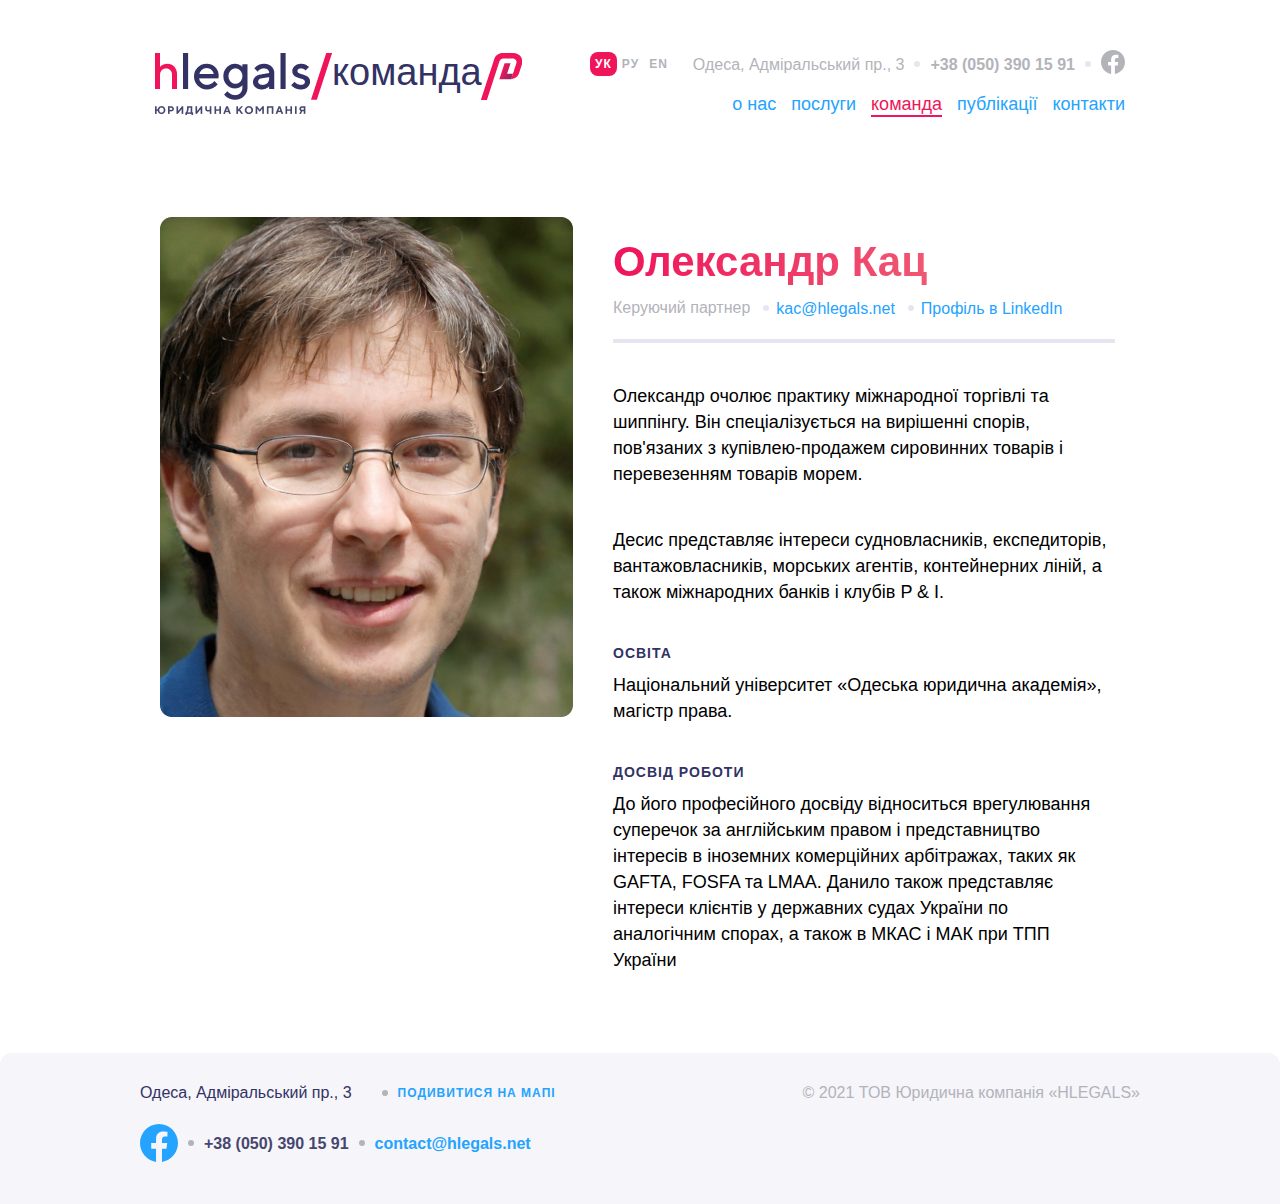
<file: team_member_page.html>
<!DOCTYPE html>
<html lang="uk">
<head>
    <meta charset="UTF-8">
    <meta name="viewport" content="width=device-width, initial-scale=1.0">
    <link rel="shortcut icon" href="img/favicon.ico" type="image/x-icon">
    <meta http-equiv="X-UA-Compatible" content="ie=edge">
    <!-- <meta name="theme-color" content="#111111"> -->
    <title>Team-member-page</title>
    <link rel="stylesheet" href="./css/slick.css" />
    <link rel="stylesheet" href="./css/slick-theme.css" />
    <link rel="stylesheet" href="./css/vendor.css" />
    <link rel="stylesheet" href="./css/main.css" />
</head>
<body>
    <header>
        <div class="header light">
            <div class="header-contacts-mobil d-f container light-grey">
                <div class="language">
                    <button class="btn-lng btn-light active">УК</button>
                    <button class="btn-lng btn-light">РУ</button>
                    <button class="btn-lng btn-light">EN</button>
                </div>
                <div class="adress">
                    <span>Одеса, Адміральський пр., 3</span>
                </div>
                <a class="tel light-tel" href="tel:+38 (050) 390 15 91">+38 (050) 390 15 91</a>
                <a class="facebook fb-light" href="#"><svg width="24" height="24" viewBox="0 0 24 24" fill="none" xmlns="http://www.w3.org/2000/svg">
                    <path d="M24 12.0733C24 5.40541 18.6274 0 12 0C5.37258 0 0 5.40541 0 12.0733C0 18.0995 4.38823 23.0943 10.125 24V15.5633H7.07813V12.0733H10.125V9.41343C10.125 6.38755 11.9165 4.71615 14.6576 4.71615C15.9705 4.71615 17.3438 4.95195 17.3438 4.95195V7.92313H15.8306C14.3399 7.92313 13.875 8.85379 13.875 9.80857V12.0733H17.2031L16.6711 15.5633H13.875V24C19.6118 23.0943 24 18.0995 24 12.0733Z" fill="white"/>
                    </svg>
                </a>
            </div>
            <div class="header-inner d-f container">
                <div class="logo d-f logo-light">
                    <a href="index.html"><img src="../img/img_logo_light.png" alt="logo"></a> 
                    <span>команда</span>
                </div>
                <div class="header-right-wrapper d-f">
                    <div class="header-contacts d-f light-grey">
                        <div class="language d-f">
                            <button class="btn-lng btn-light active">УК</button>
                            <button class="btn-lng btn-light">РУ</button>
                            <button class="btn-lng btn-light">EN</button>
                        </div>
                        <span>Одеса, Адміральський пр., 3</span>
                        <a class="tel light-tel" href="tel:+38 (050) 390 15 91">+38 (050) 390 15 91</a>
                        <a class="facebook fb-light" href="#"><svg width="24" height="24" viewBox="0 0 24 24" fill="none" xmlns="http://www.w3.org/2000/svg">
                            <path d="M24 12.0733C24 5.40541 18.6274 0 12 0C5.37258 0 0 5.40541 0 12.0733C0 18.0995 4.38823 23.0943 10.125 24V15.5633H7.07813V12.0733H10.125V9.41343C10.125 6.38755 11.9165 4.71615 14.6576 4.71615C15.9705 4.71615 17.3438 4.95195 17.3438 4.95195V7.92313H15.8306C14.3399 7.92313 13.875 8.85379 13.875 9.80857V12.0733H17.2031L16.6711 15.5633H13.875V24C19.6118 23.0943 24 18.0995 24 12.0733Z" fill="white"/>
                            </svg>
                        </a>
                    </div>
                    <button class="nav-btn">
                        <span></span>
                    </button>
                    <div class="overlay-wrapper">
                        <div class="overlay"></div>
                        <div class="nav-wrapper">
                            <button class="close-nav">
                                <svg width="32" height="32" viewBox="0 0 32 32" fill="none" xmlns="http://www.w3.org/2000/svg">
                                <path d="M7 7L25 25" stroke="#EC6F5D" stroke-width="2"/>
                                <path d="M25 7L7 25" stroke="#EC6F5D" stroke-width="2"/>
                                </svg>
                            </button>
                            <nav class="nav d-f">
                                <a class="link" href="about.html">о нас</a>
                                <a class="link" href="services.html">послуги</a>
                                <a class="link active" href="#">команда</a>
                                <a class="link" href="publications.html">публікації</a>
                                <a class="link" href="contact.html">контакти</a>
                            </nav>
                        </div>
                    </div>
                </div>
            </div>
        </div>      
    </header> 
    <main>
    <div class="container-small">
        <div class="team-member-page-wrapper">
            <div class="member-page-photo">
                 <img src="../img/img_photo_team_a.jpg" alt="photo">
            </div>   
            <div class="team-member-page-content">
                <h2>Олександр Кац</h2>
                <div class="team-member-page-contact">
                    <span>Керуючий партнер</span>
                    <a href="meilto:kac@hlegals.net">kac@hlegals.net</a>
                    <a href="#">Профіль в LinkedIn</a>
                </div>
                <p>Олександр очолює практику міжнародної торгівлі та шиппінгу. Він спеціалізується на вирішенні спорів, пов'язаних з купівлею-продажем сировинних товарів і перевезенням товарів морем.</p>
                <p>Десис представляє інтереси судновласників, експедиторів, вантажовласників, морських агентів, контейнерних ліній, а також міжнародних банків і клубів P & I.</p>
                <h3 class="h3-caps">Освіта</h3>
                <p>Національний університет «Одеська юридична академія», магістр права.</p>
                <h3 class="h3-caps">Досвід роботи</h3>
                <p>До його професійного досвіду відноситься врегулювання суперечок за англійським правом і представництво інтересів в іноземних комерційних арбітражах, таких як GAFTA, FOSFA та LMAA. Данило також представляє інтереси клієнтів у державних судах України по аналогічним спорах, а також в МКАС і МАК при ТПП України</p>
            </div>
        </div>
    </div>
    </main>
    <footer class="footer border-radius-footer">
        <div class="footer-wrapper d-f border-none  container">
            <div class="item-left d-f">
                <div class="footer-adress">
                    <span>Одеса, Адміральський пр., 3</span>  
                </div>
                <a class="maps" href="#">Подивитися на мапі</a>
                <a class="facebook" href="#"><svg width="38" height="38" viewBox="0 0 24 24" fill="none" xmlns="http://www.w3.org/2000/svg">
                    <path d="M24 12.0733C24 5.40541 18.6274 0 12 0C5.37258 0 0 5.40541 0 12.0733C0 18.0995 4.38823 23.0943 10.125 24V15.5633H7.07813V12.0733H10.125V9.41343C10.125 6.38755 11.9165 4.71615 14.6576 4.71615C15.9705 4.71615 17.3438 4.95195 17.3438 4.95195V7.92313H15.8306C14.3399 7.92313 13.875 8.85379 13.875 9.80857V12.0733H17.2031L16.6711 15.5633H13.875V24C19.6118 23.0943 24 18.0995 24 12.0733Z" fill="white"/>
                    </svg>
                </a>
                <a class="tel" href="tel:+38 (050) 390 15 91">+38 (050) 390 15 91</a>
                <a class="email" href="mailto:contact@hlegals.net">contact@hlegals.net</a>
            </div>
            <div class="item-right">
                <span>© 2021 ТОВ Юридична компанія «HLEGALS»</span>
            </div>
        </div>
    </footer>
    <script src="js/vendor/jquery.min.js"></script>
    <script src="js/vendor/slick.min.js"></script>
    <script src="js/vendor.js"></script>
    <script src="js/main.js"></script> 

</body>
</html>
</file>
<file: css/vendor.css>
@charset "UTF-8";

html {
  line-height: 1.15;
  -webkit-text-size-adjust: 100%;
}

body {
  margin: 0;
}

main {
  display: block;
}

h1 {
  font-size: 2em;
  margin: 0.67em 0;
}
hr {
  box-sizing: content-box;
  height: 0;
  overflow: visible;
}

pre {
  font-family: monospace, monospace;
  font-size: 1em;
}

a {
  background-color: transparent;
}

abbr[title] {
  border-bottom: none;
  text-decoration: underline;
  text-decoration: underline dotted;
}

b,
strong {
  font-weight: bolder;
}
code,
kbd,
samp {
  font-family: monospace, monospace;
  font-size: 1em; 
}

small {
  font-size: 80%;
}

sub,
sup {
  font-size: 75%;
  line-height: 0;
  position: relative;
  vertical-align: baseline;
}

sub {
  bottom: -0.25em;
}

sup {
  top: -0.5em;
}

img {
  border-style: none;
}

button,
input,
optgroup,
select,
textarea {
  font-family: inherit;
  
  font-size: 100%;
  
  line-height: 1.15;
  
  margin: 0;
  
}

button,
input {
  
  overflow: visible;
}

button,
select {
  
  text-transform: none;
}


button,
[type=button],
[type=reset],
[type=submit] {
  -webkit-appearance: button;
}


button::-moz-focus-inner,
[type=button]::-moz-focus-inner,
[type=reset]::-moz-focus-inner,
[type=submit]::-moz-focus-inner {
  border-style: none;
  padding: 0;
}

button:-moz-focusring,
[type=button]:-moz-focusring,
[type=reset]:-moz-focusring,
[type=submit]:-moz-focusring {
  outline: 1px dotted ButtonText;
}

fieldset {
  padding: 0.35em 0.75em 0.625em;
}

legend {
  box-sizing: border-box;
  
  color: inherit;
  
  display: table;
  
  max-width: 100%;
  
  padding: 0;
  white-space: normal;
  
}

progress {
  vertical-align: baseline;
}

textarea {
  overflow: auto;
}

[type=checkbox],
[type=radio] {
  box-sizing: border-box;
  
  padding: 0;
  
}

[type=number]::-webkit-inner-spin-button,
[type=number]::-webkit-outer-spin-button {
  height: auto;
}

[type=search] {
  -webkit-appearance: textfield;
  
  outline-offset: -2px;
  
}

[type=search]::-webkit-search-decoration {
  -webkit-appearance: none;
}

::-webkit-file-upload-button {
  -webkit-appearance: button;
  
  font: inherit;
  
}

details {
  display: block;
}

summary {
  display: list-item;
}

template {
  display: none;
}

[hidden] {
  display: none;
}

.slick-slider {
  position: relative;
  display: block;
  box-sizing: border-box;
  -webkit-touch-callout: none;
  -webkit-user-select: none;
  -khtml-user-select: none;
  -moz-user-select: none;
  -ms-user-select: none;
  user-select: none;
  -ms-touch-action: pan-y;
  touch-action: pan-y;
  -webkit-tap-highlight-color: transparent;
}

.slick-list {
  position: relative;
  overflow: hidden;
  display: block;
  margin: 0;
  padding: 0;
}
.slick-list:focus {
  outline: none;
}
.slick-list.dragging {
  cursor: pointer;
  cursor: hand;
}

.slick-slider .slick-track,
.slick-slider .slick-list {
  -webkit-transform: translate3d(0, 0, 0);
  -moz-transform: translate3d(0, 0, 0);
  -ms-transform: translate3d(0, 0, 0);
  -o-transform: translate3d(0, 0, 0);
  transform: translate3d(0, 0, 0);
}

.slick-track {
  position: relative;
  left: 0;
  top: 0;
  display: block;
  margin-left: auto;
  margin-right: auto;
}
.slick-track:before, .slick-track:after {
  content: "";
  display: table;
}
.slick-track:after {
  clear: both;
}
.slick-loading .slick-track {
  visibility: hidden;
}

.slick-slide {
  float: left;
  height: 100%;
  min-height: 1px;
  display: none;
}
[dir=rtl] .slick-slide {
  float: right;
}
.slick-slide img {
  display: block;
}
.slick-slide.slick-loading img {
  display: none;
}
.slick-slide.dragging img {
  pointer-events: none;
}
.slick-initialized .slick-slide {
  display: block;
}
.slick-loading .slick-slide {
  visibility: hidden;
}
.slick-vertical .slick-slide {
  display: block;
  height: auto;
  border: 1px solid transparent;
}

.slick-arrow.slick-hidden {
  display: none;
}

.slick-loading .slick-list {
  background: #fff url("./ajax-loader.gif") center center no-repeat;
}

@font-face {
  font-family: "slick";
  src: url("./fonts/slick.eot");
  src: url("./fonts/slick.eot?#iefix") format("embedded-opentype"), url("./fonts/slick.woff") format("woff"), url("./fonts/slick.ttf") format("truetype"), url("./fonts/slick.svg#slick") format("svg");
  font-weight: normal;
  font-style: normal;
}
.slick-prev,
.slick-next {
  position: absolute;
  display: block;
  height: 20px;
  width: 20px;
  line-height: 0px;
  font-size: 0px;
  cursor: pointer;
  background: transparent;
  color: transparent;
  top: 50%;
  -webkit-transform: translate(0, -50%);
  -ms-transform: translate(0, -50%);
  transform: translate(0, -50%);
  padding: 0;
  border: none;
  outline: none;
}
.slick-prev:hover, .slick-prev:focus,
.slick-next:hover,
.slick-next:focus {
  outline: none;
  background: transparent;
  color: transparent;
}
.slick-prev:hover:before, .slick-prev:focus:before,
.slick-next:hover:before,
.slick-next:focus:before {
  opacity: 1;
}
.slick-prev.slick-disabled:before,
.slick-next.slick-disabled:before {
  opacity: 0.25;
}
.slick-prev:before,
.slick-next:before {
  font-family: "slick";
  font-size: 20px;
  line-height: 1;
  color: white;
  opacity: 0.75;
  -webkit-font-smoothing: antialiased;
  -moz-osx-font-smoothing: grayscale;
}

.slick-prev {
  left: -25px;
}
[dir=rtl] .slick-prev {
  left: auto;
  right: -25px;
}
.slick-prev:before {
  content: "←";
}
[dir=rtl] .slick-prev:before {
  content: "→";
}

.slick-next {
  right: -25px;
}
[dir=rtl] .slick-next {
  left: -25px;
  right: auto;
}
.slick-next:before {
  content: "→";
}
[dir=rtl] .slick-next:before {
  content: "←";
}

.slick-dotted.slick-slider {
  margin-bottom: 30px;
}

.slick-dots {
  position: absolute;
  bottom: -25px;
  list-style: none;
  display: block;
  text-align: center;
  padding: 0;
  margin: 0;
  width: 100%;
}
.slick-dots li {
  position: relative;
  display: inline-block;
  height: 20px;
  width: 20px;
  margin: 0 5px;
  padding: 0;
  cursor: pointer;
}
.slick-dots li button {
  border: 0;
  background: transparent;
  display: block;
  height: 20px;
  width: 20px;
  outline: none;
  line-height: 0px;
  font-size: 0px;
  color: transparent;
  padding: 5px;
  cursor: pointer;
}
.slick-dots li button:hover, .slick-dots li button:focus {
  outline: none;
}
.slick-dots li button:hover:before, .slick-dots li button:focus:before {
  opacity: 1;
}
.slick-dots li button:before {
  position: absolute;
  top: 0;
  left: 0;
  content: "•";
  width: 20px;
  height: 20px;
  font-family: "slick";
  font-size: 6px;
  line-height: 20px;
  text-align: center;
  color: black;
  opacity: 0.25;
  -webkit-font-smoothing: antialiased;
  -moz-osx-font-smoothing: grayscale;
}
.slick-dots li.slick-active button:before {
  color: black;
  opacity: 0.75;
}
</file>
<file: css/main.css>
.custom-checkbox__field:checked + .custom-checkbox__content::after {
  opacity: 1;
}

.custom-checkbox__field:focus + .custom-checkbox__content::before {
  outline: 2px solid #f00;
  outline-offset: 2px;
}

.custom-checkbox__field:disabled + .custom-checkbox__content {
  opacity: 0.4;
  pointer-events: none;
}

html {
  box-sizing: border-box;
}

*,
*::before,
*::after {
  box-sizing: inherit;
}

body {
  margin: 0;
  font-family: "asd", sans-serif;
}

a {
  text-decoration: none;
}

.site-container {
  overflow: hidden;
}

.is-hidden {
  display: none !important;
}

.btn-reset {
  border: none;
  padding: 0;
  background: transparent;
  cursor: pointer;
}

.list-reset {
  list-style: none;
  margin: 0;
  padding: 0;
}

.container {
  margin: 0 auto;
  padding: 0 15px;
  max-width: 1320px;
}

.js-focus-visible :focus:not(.focus-visible) {
  outline: none;
}

button {
  border: none;
  background: none;
  padding: 0;
}

html, body, div, span, applet, object, iframe,
h1, h2, h3, h4, h5, h6, p, blockquote, pre,
a, abbr, acronym, address, big, cite, code,
del, dfn, em, img, ins, kbd, q, s, samp,
small, strike, strong, sub, sup, tt, var,
b, u, i, center,
dl, dt, dd, ol, ul, li,
fieldset, form, label, legend,
table, caption, tbody, tfoot, thead, tr, th, td,
article, aside, canvas, details, embed,
figure, figcaption, footer, header, hgroup,
menu, nav, output, ruby, section, summary,
time, mark, audio, video {
  margin: 0;
  padding: 0;
  border: 0;
  font-size: 100%;
  font: inherit;
  vertical-align: baseline;
}

article, aside, details, figcaption, figure,
footer, header, hgroup, menu, nav, section {
  display: block;
}

body {
  line-height: 1;
}

ol, ul {
  list-style: none;
}

blockquote, q {
  quotes: none;
}

blockquote:before, blockquote:after,
q:before, q:after {
  content: "";
  content: none;
}

table {
  border-collapse: collapse;
  border-spacing: 0;
}

.header {
  background: url("../img/img_bg_home_page.jpg") no-repeat center;
  padding: 50px 60px 0;
  background-size: cover;
  height: 100vh;
  min-height: 700px;
  position: relative;
}
.header .header-contacts-mobil {
  display: none;
}
.header-contacts-mobil {
  align-items: center;
  margin-bottom: 16px;
}
.header-contacts-mobil .language {
  margin-right: 20px;
}
.header-contacts-mobil .adress {
  position: relative;
  padding-left: 6px;
}
.header-contacts-mobil span {
  font-size: 16px;
  line-height: 19px;
  color: #fff;
}
.header-contacts-mobil span::before {
  content: "";
  position: absolute;
  width: 6px;
  height: 6px;
  border-radius: 50%;
  background: #E6E6F0;
  display: inline-block;
  top: 50%;
  left: -10px;
  transform: translateY(-50%);
}
.header-contacts-mobil a {
  font-weight: bold;
  display: block;
  font-size: 16px;
  line-height: 19px;
  color: #fff;
  text-decoration: none;
  margin-left: 10px;
  padding-left: 16px;
  position: relative;
}
.header-contacts-mobil .facebook::before {
  content: "";
  position: absolute;
  width: 6px;
  height: 6px;
  border-radius: 50%;
  background: #E6E6F0;
  display: inline-block;
  top: 50%;
  left: 0;
  transform: translateY(-50%);
}
.header-contacts-mobil .tel::before {
  content: "";
  position: absolute;
  width: 6px;
  height: 6px;
  border-radius: 50%;
  background: #E6E6F0;
  display: inline-block;
  top: 50%;
  left: 0;
  transform: translateY(-50%);
}
.header-inner {
  justify-content: space-between;
  align-items: center;
}
.header-inner .logo {
  padding-right: 40px;
}
.header-inner .logo.padding-right-none {
  padding-right: 0;
}
.header-inner .logo span {
  font-size: 38px;
  color: #fff;
  position: relative;
  margin-left: 21px;
}
.header-inner .logo span::before {
  content: "";
  display: block;
  position: absolute;
  background: url("../img/img_slash.svg");
  width: 21px;
  height: 47px;
  top: 0;
  left: -21px;
}
.header-inner .logo span::after {
  content: "";
  display: block;
  position: absolute;
  background: url("../img/img_symbol_slash.svg");
  width: 41px;
  height: 47px;
  top: 0;
  right: -40px;
}
.header-inner .header-right-wrapper {
  flex-direction: column;
  align-items: flex-end;
}
.header-inner .header-right-wrapper .header-contacts {
  align-items: center;
  margin-bottom: 16px;
}
.header-inner .header-right-wrapper .header-contacts .adress {
  position: relative;
  padding-left: 6px;
}
.header-inner .header-right-wrapper .header-contacts .facebook::before {
  content: "";
  position: absolute;
  width: 6px;
  height: 6px;
  border-radius: 50%;
  background: #E6E6F0;
  display: inline-block;
  top: 50%;
  left: 0;
  transform: translateY(-50%);
}
.header-inner .header-right-wrapper .header-contacts .tel::before {
  content: "";
  position: absolute;
  width: 6px;
  height: 6px;
  border-radius: 50%;
  background: #E6E6F0;
  display: inline-block;
  top: 50%;
  left: 0;
  transform: translateY(-50%);
}
.header-inner .header-right-wrapper .header-contacts span {
  font-size: 16px;
  line-height: 19px;
  color: #fff;
}
.header-inner .header-right-wrapper .header-contacts span::before {
  content: "";
  position: absolute;
  width: 6px;
  height: 6px;
  border-radius: 50%;
  background: #E6E6F0;
  display: inline-block;
  top: 50%;
  left: -10px;
  transform: translateY(-50%);
}
.header-inner .header-right-wrapper .header-contacts a {
  font-weight: bold;
  display: block;
  font-size: 16px;
  line-height: 19px;
  color: #fff;
  text-decoration: none;
  margin-left: 10px;
  padding-left: 16px;
  position: relative;
}
.header-inner .header-right-wrapper .header-contacts .language {
  margin-right: 20px;
}
.header-inner .header-right-wrapper .nav-btn {
  position: relative;
  width: 20px;
  height: 16px;
  padding: 0;
  border: none;
  background: none;
  display: none;
}
.header-inner .header-right-wrapper .nav-btn span {
  width: 100%;
  display: block;
  height: 2px;
  background: #fff;
}
.header-inner .header-right-wrapper .nav-btn::before {
  content: "";
  position: absolute;
  left: 0;
  bottom: 0;
  width: 100%;
  height: 2px;
  background: #fff;
}
.header-inner .header-right-wrapper .nav-btn::after {
  content: "";
  position: absolute;
  left: 0;
  top: 0;
  width: 100%;
  height: 2px;
  background: #fff;
}
.header-inner .header-right-wrapper .overlay-wrapper .overlay {
  display: none;
}
.header-inner .header-right-wrapper .overlay-wrapper .nav-wrapper .close-nav {
  display: none;
}
.header-inner .header-right-wrapper .overlay-wrapper .nav-wrapper .nav .link {
  display: block;
  margin-left: 15px;
  font-size: 18px;
  line-height: 21px;
  color: #fff;
  text-decoration: none;
  cursor: pointer;
}
.header-inner .header-right-wrapper .overlay-wrapper .nav-wrapper .nav .link:hover {
  color: #F0145A;
}
.header-inner .header-right-wrapper .overlay-wrapper .nav-wrapper .nav .link.active {
  border-bottom: 2px solid #F0145A;
}
.header .home-content-wrapper {
  display: flex;
  flex-wrap: wrap;
  justify-content: center;
  align-items: center;
  background: url("../img/img_symbol.svg") no-repeat bottom;
  background-size: auto;
  min-height: 600px;
  z-index: 2;
}
.home-page-blur{
  position: absolute;
  bottom: 0;
  left: 0;
  right: 0;
  background: linear-gradient(180deg, rgba(50, 50, 100, 0) 16.67%, #323264 100%);
  max-height: 200px;
  height: 100%;
}
.header.light {
  background: #fff;
  min-height: 0;
  padding-bottom: 80px;
  height: auto;
}
.header.light .header-contacts-mobil.light-grey {
  display: none;
}
.header.light .header-contacts-mobil.light-grey .language .btn-light {
  color: #B3B3BA;
}
.header.light .header-contacts-mobil.light-grey span {
  color: #B3B3BA;
}
.header.light .header-contacts-mobil.light-grey .light-tel {
  color: #B3B3BA;
}
.header.light .header-contacts-mobil.light-grey .fb-light path {
  fill: #B3B3BA;
}
.header.light .header-contacts-mobil.light-grey .fb-light path:hover path {
  fill: #24A3FF;
}
.header.light .header-inner .logo-light span {
  color: #323264;
}
.header.light .header-inner .header-right-wrapper .header-contacts.light-grey .language .btn-light {
  color: #B3B3BA;
}
.header.light .header-inner .header-right-wrapper .header-contacts.light-grey .language .btn-light.active:hover {
  color: #fff;
}
.header.light .header-inner .header-right-wrapper .header-contacts.light-grey span {
  color: #B3B3BA;
}
.header.light .header-inner .header-right-wrapper .header-contacts.light-grey .light-tel {
  color: #B3B3BA;
}
.header.light .header-inner .header-right-wrapper .header-contacts.light-grey .fb-light path {
  fill: #B3B3BA;
}
.header.light .header-inner .header-right-wrapper .header-contacts.light-grey a.fb-light:hover path {
  fill: #24A3FF;
}
.header.light .header-inner .header-right-wrapper .overlay-wrapper .nav-wrapper .nav .link {
  color: #24A3FF;
}
.header.light .header-inner .header-right-wrapper .overlay-wrapper .nav-wrapper .nav .link:hover {
  color: #F0145A;
}
.header.light .header-inner .header-right-wrapper .overlay-wrapper .nav-wrapper .nav .link.active {
  border-bottom: 2px solid #F0145A;
  color: #F0145A;
}

@media screen and (max-width: 1140px) {
  .header {
    padding: 25px 30px 0;
  }
  .header .header-contacts-mobil.container {
    margin-bottom: 10px;
    max-width: 880px;
    display: flex;
    justify-content: flex-end;
  }
  .header .header-inner.container {
    max-width: 880px;
  }
  .header .header-inner.container .header-right-wrapper .header-contacts {
    display: none;
  }

  .header.light .header-contacts-mobil.light-grey {
    display: flex;
  }
}
@media screen and (max-width: 1024px) {
  .header .header-inner.container .logo {
    margin-bottom: 15px;
  }
  .header .header-inner.container .header-right-wrapper .overlay-wrapper .nav-wrapper .nav .link:first-child {
    margin-left: 0;
  }

  .header.light {
    padding-bottom: 30px;
  }
  .header.light .header-inner.container {
    width: 940px;
  }
}
@media screen and (max-width: 1000px) {
  .header.light .header-inner.container {
    flex-direction: column;
    align-items: flex-start;
  }
}
@media screen and (max-width: 850px) {
  .header .header-inner {
    flex-wrap: wrap;
  }
  .header .header-inner .logo {
    margin-bottom: 20px;
  }
}
@media screen and (max-width: 768px) {
  .header .header .header-contacts-mobil.container {
    justify-content: flex-start;
  }
}
@media screen and (max-width: 767px) {
  .header {
    padding: 20px;
  }
  .header .header-contacts-mobil.container {
    justify-content: space-between;
  }
  .header .header-contacts-mobil.container .language {
    margin-right: 5px;
  }
  .header .header-contacts-mobil.container .adress span {
    display: none;
  }
  .header .header-contacts-mobil.container .tel::before {
    display: none;
  }
  .header .header-contacts-mobil.container .facebook {
    display: none;
  }
  .header .header-inner .header-right-wrapper .nav-btn {
    display: block;
    cursor: pointer;
  }
  .header .header-inner .header-right-wrapper .overlay-wrapper {
    position: fixed;
    bottom: 0;
    left: 0;
    right: 0;
    z-index: 10;
  }
  .header .header-inner .header-right-wrapper .overlay-wrapper.active .overlay {
    display: block;
  }
  .header .header-inner .header-right-wrapper .overlay-wrapper .overlay {
    position: fixed;
    left: 0;
    right: 0;
    top: 0;
    bottom: 0;
    opacity: 0.7;
    background: #323264;
  }
  .header .header-inner .header-right-wrapper .overlay-wrapper .nav-wrapper {
    transform: translateY(100%);
    transition: all 0.3s;
  }
  .header .header-inner .header-right-wrapper .overlay-wrapper .nav-wrapper .close-nav {
    background: none;
    border: none;
    padding: 4px;
    position: absolute;
    right: 12px;
    top: 12px;
    display: block;
    cursor: pointer;
  }
  .header .header-inner .header-right-wrapper .overlay-wrapper .nav-wrapper.active {
    display: block;
    position: relative;
    background: #6f4060;
    width: 100%;
    border-radius: 12px 12px 0px 0px;
    padding: 65px 20px 20px 20px;
    transform: translateY(0);
    text-align: center;
  }
  .header .header-inner .header-right-wrapper .overlay-wrapper .nav-wrapper.active .nav {
    flex-direction: column;
  }
  .header .header-inner .header-right-wrapper .overlay-wrapper .nav-wrapper.active .nav .link {
    color: #24A3FF;
    background: #F5F5FA;
    margin-bottom: 11px;
    margin-left: 0;
  }
  .header .header-inner .header-right-wrapper .overlay-wrapper .nav-wrapper.active .nav .link.active {
    border: none;
    color: #F0145A;
  }
  .header .header-inner .header-right-wrapper .overlay-wrapper .nav-wrapper.active .nav .link:hover {
    color: #F0145A;
  }

  .header.light {
    padding: 20px;
  }
  .header.light .header-contacts-mobil.light-grey .language {
    margin-right: 5px;
  }
  .header.light .header-inner.container {
    width: 100%;
    flex-direction: row;
    align-items: center;
  }
  .header.light .header-inner.container .header-right-wrapper .nav-btn span {
    background: #323264;
  }
  .header.light .header-inner.container .header-right-wrapper .nav-btn::before {
    background: #323264;
  }
  .header.light .header-inner.container .header-right-wrapper .nav-btn::after {
    background: #323264;
  }
}
@media screen and (max-width: 500px) {
  .header {
    padding: 20px 20px 0;
  }
  .header .header-contacts-mobil.container {
    padding: 0;
  }
  .header .header-contacts-mobil.container .tel {
    padding-left: 0;
  }
  .header .header-inner.container {
    padding: 0;
  }
  .header .header-inner.container .logo a img {
    max-width: 70px;
  }
  .header .header-inner.container .logo span {
    font-size: 23px;
    padding-right: 9px;
  }
  .header .header-inner.container .logo span::before {
    background-size: contain;
    background-repeat: no-repeat;
    max-height: 23px;
  }
  .header .header-inner.container .logo span::after {
    background-size: contain;
    background-repeat: no-repeat;
    max-height: 23px;
    margin-left: 10px;
  }

  .header.light {
    padding: 20px;
  }
}
.footer {
  background: #F5F5FA;
}
.footer-wrapper {
  justify-content: space-between;
  padding: 30px 0 20px;
  border-top: 4px solid #E6E6F0;
}
.footer-wrapper .item-left {
  align-items: center;
  flex-wrap: wrap;
  max-width: 450px;
  line-height: 55px;
}
.footer-wrapper .item-left .footer-adress {
  font-size: 16px;
  line-height: 19px;
  color: #323264;
}
.footer-wrapper .item-left .maps {
  font-weight: bold;
  font-size: 12px;
  line-height: 14px;
  letter-spacing: 1px;
  text-transform: uppercase;
  color: #24A3FF;
  text-decoration: none;
  cursor: pointer;
  position: relative;
  padding-left: 16px;
  margin-left: 30px;
}
.footer-wrapper .item-left .maps::before {
  content: "";
  position: absolute;
  width: 6px;
  height: 6px;
  border-radius: 50%;
  background: #B3B3BA;
  display: inline-block;
  top: 50%;
  left: 0;
  transform: translateY(-50%);
}
.footer-wrapper .item-left .maps:hover {
  fill: #F0145A;
  color: #F0145A;
}
.footer-wrapper .item-left .facebook path {
  fill: #24A3FF;
}
.footer-wrapper .item-left .facebook svg {
  margin-top: 22px;
}
.footer-wrapper .item-left a.facebook:hover path {
  fill: #F0145A;
}
.footer-wrapper .item-left .tel {
  font-weight: bold;
  font-size: 16px;
  line-height: 19px;
  color: #46466E;
  text-decoration: none;
  cursor: pointer;
  position: relative;
  padding-left: 16px;
  margin-left: 10px;
}
.footer-wrapper .item-left .tel::before {
  content: "";
  position: absolute;
  width: 6px;
  height: 6px;
  border-radius: 50%;
  background: #B3B3BA;
  display: inline-block;
  top: 50%;
  left: 0;
  transform: translateY(-50%);
}
.footer-wrapper .item-left .email {
  font-weight: bold;
  font-size: 16px;
  line-height: 19px;
  color: #24A3FF;
  text-decoration: none;
  cursor: pointer;
  position: relative;
  padding-left: 16px;
  margin-left: 10px;
}
.footer-wrapper .item-left .email::before {
  content: "";
  position: absolute;
  width: 6px;
  height: 6px;
  border-radius: 50%;
  background: #B3B3BA;
  display: inline-block;
  top: 50%;
  left: 0;
  transform: translateY(-50%);
}
.footer-wrapper .item-left .email:hover {
  fill: #F0145A;
  color: #F0145A;
}
.footer-wrapper .item-right span {
  font-size: 16px;
  line-height: 19px;
  color: #B3B3BA;
}

@media screen and (max-width: 1024px) {
  .footer .footer-wrapper.d-f {
    justify-content: space-around;
  }
  .footer-wrapper .item-right{
    text-align: center;
  }
  .par-blur{
    bottom: 0 !important;
  }
}
@media screen and (max-width: 768px) {
  .footer .footer-wrapper {
    display: flex;
    justify-content: center;
    padding: 30px 20px 20px;
    flex-wrap: wrap;
  }
}
@media screen and (max-width: 767px) {
  .footer .footer-wrapper {
    flex-direction: column;
    align-items: center;
    padding: 20px;
  }
  .footer .footer-wrapper .item-left {
    flex-direction: column;
  }
  .footer .footer-wrapper .item-left .maps {
    margin-left: 0;
    margin-top: 10px;
    padding: 0;
  }
  .footer .footer-wrapper .item-left .maps::before {
    display: none;
  }
  .footer .footer-wrapper .item-left .tel {
    margin: 0 0 20px;
    padding: 0;
  }
  .footer .footer-wrapper .item-left .tel::before {
    display: none;
  }
  .footer .footer-wrapper .item-left .email {
    margin: 0 0 20px;
    padding: 0;
  }
  .footer .footer-wrapper .item-left .email::before {
    display: none;
  }
}
.services-tabs-wrapper {
  background: url("../../img/img_bg_slider.jpg") no-repeat center;
  border-radius: 0 0 12px 12px;
  background-size: cover;
  position: relative;
}
.services-tabs-wrapper::after {
  content: "";
  height: 10px;
  width: calc(100% - 40px);
  display: block;
  background: #CACADB;
  border-radius: 0px 0px 12px 12px;
  position: absolute;
  bottom: -10px;
  left: 20px;
}
.services-tabs-wrapper::before {
  content: "";
  height: 10px;
  width: calc(100% - 80px);
  display: block;
  background: #E7E7F2;
  border-radius: 0px 0px 12px 12px;
  position: absolute;
  bottom: -20px;
  left: 40px;
}
.services-tabs-wrapper .container .wrap-myvertical-tabs {
  align-items: center;
  padding: 80px 20px;
}
.services-tabs-wrapper .container .wrap-myvertical-tabs .myvertical-tabs {
  max-width: 527px;
  list-style: none;
  padding-right: 40px;
  margin: 0;
  position: relative;
}
.services-tabs-wrapper .container .wrap-myvertical-tabs .myvertical-tabs::before {
  content: "";
  height: 100%;
  width: 4px;
  position: absolute;
  background: #E6E6F0;
  right: -2px;
}
.services-tabs-wrapper .container .wrap-myvertical-tabs .myvertical-tabs li {
  font-size: 42px;
  line-height: 55px;
  text-align: right;
  color: #B3B3BA;
  cursor: pointer;
  position: relative;
  font-weight: 700;
}
.services-tabs-wrapper .container .wrap-myvertical-tabs .myvertical-tabs li.chosen {
  background: linear-gradient(90.13deg, #F0145A 0.84%, #EF8080 99.96%);
  -webkit-background-clip: text;
  -webkit-text-fill-color: transparent;

}
.services-tabs-wrapper .container .wrap-myvertical-tabs .myvertical-tabs li.chosen::before {
  content: "";
  height: 100%;
  width: 4px;
  position: absolute;
  background: #F0145A;
  right: -42px;
  top: 0;
}
.services-tabs-wrapper .container .wrap-myvertical-tabs .myvertical-tabs li:hover {
  background: linear-gradient(90.13deg, #F0145A 0.84%, #EF8080 99.96%);
  -webkit-background-clip: text;
  -webkit-text-fill-color: transparent;
}
.services-tabs-wrapper .container .wrap-myvertical-tabs .myvertical-tabs-content-wrap {
  max-width: 600px;
}
.services-tabs-wrapper .container .wrap-myvertical-tabs .myvertical-tabs-content-wrap .myvertical-tabs-content {
  display: none;
  padding: 10px 15px 10px 40px;
}
.services-tabs-wrapper .container .wrap-myvertical-tabs .myvertical-tabs-content-wrap .myvertical-tabs-content.active {
  display: block;
}
.services-tabs-wrapper .container .wrap-myvertical-tabs .myvertical-tabs-content-wrap .myvertical-tabs-content h3 {
  font-size: 32px;
  line-height: 38px;
  color: #fff;
  margin-bottom: 20px;
}
.services-tabs-wrapper .container .wrap-myvertical-tabs .myvertical-tabs-content-wrap .myvertical-tabs-content p {
  font-size: 21px;
  line-height: 30px;
  color: #fff;
}

.services-wrapper .link-h3caps {
  color: #fff;
  text-decoration: none;
  display: block;
  margin-bottom: 3px;
  opacity: 50%;
  max-width: 100px;
}
.services-wrapper .link-h3caps:hover {
  color: #F0145A;
  opacity: inherit;
}
.services-wrapper h2 {
  margin-bottom: 40px;
}
.services-wrapper .services-inner .column-three .services-item {
  margin: 0 -15px 10px;
  padding: 15px;
}
.services-wrapper .services-inner .column-three .services-item .services-icon {
  width: 92px;
  height: 92px;
  border-radius: 24px;
  background: #fff;
  padding: 14px;
  margin-bottom: 20px;
}
.services-wrapper .services-inner .column-three .services-item .services-content a {
  text-decoration: none;
}
.services-wrapper .services-inner .column-three .services-item .services-content a h3:hover {
  color: #F0145A;
}
.services-wrapper .services-inner .column-three .services-item .services-content p {
  font-size: 18px;
  line-height: 26px;
  color: #fff;
  margin-top: 15px;
}

.team-slider-wrapper {
  margin: 60px auto 40px;
  border-radius: 12px;
  background: #F5F5FA;
}
.team-slider-wrapper .team-slider-items {
  display: flex;
}
.team-slider-wrapper .team-slider-items .team-slider-title-mobil {
  display: none;
}
.team-slider-wrapper .team-slider-items .team-image {
  margin-bottom: 0;
}
.team-slider-wrapper .team-slider-items .team-image img {
  min-width: 100%;
}
.team-slider-wrapper .team-slider-items .team-slider-content {
  display: flex;
  flex-direction: column;
  padding: 40px;
}
.team-slider-wrapper .team-slider-items .team-slider-content h2 {
  margin-bottom: 20px;
}
.team-slider-wrapper .team-slider-items .team-slider-content strong {
  font-size: 18px;
  line-height: 21px;
  color: #B3B3BA;
  margin-bottom: 5px;
}
.team-slider-wrapper .team-slider-items .team-slider-content span {
  font-size: 16px;
  line-height: 22px;
  color: #B3B3BA;
}
.team-slider-wrapper .slick-dots {
  bottom: -40px;
}
.team-slider-wrapper .slick-dots li {
  margin: 0 7px;
}
.team-slider-wrapper .slick-dots li button {
  font-size: 0;
  line-height: 0;
  display: block;
  width: 16px;
  height: 16px;
  cursor: pointer;
  color: #24a3ff;
  border-radius: 50%;
  outline: none;
  background: #24A3FF;
  opacity: 0.2;
}
.team-slider-wrapper .slick-dots li button:hover {
  opacity: 0.6;
}
.team-slider-wrapper .slick-dots li.slick-active button {
  width: 16px;
  height: 16px;
  background: #24A3FF;
  opacity: inherit;
}

.container {
  max-width: 630px;
}
.container.radius {
  border-radius: 12px;
}

.trust-us-wrapper {
  display: flex;
  flex-wrap: wrap;
  justify-content: center;
  padding: 10px 0 0;
}
.trust-us-wrapper strong {
  margin-bottom: 30px;
}
.trust-us-wrapper .trust-us-items .company {
  width: 25%;
}
.trust-us-wrapper .trust-us-items .company img {
  width: 100%;
}

.bg-publlications {
  background: #F5F5FA;
}
.bg-publlications .publications-wrapper {
  padding-top: 40px;
  flex-direction: column;
}
.bg-publlications .publications-wrapper .blue-link {
  display: block;
  margin: 0 0 3px 20px;
}
.bg-publlications .publications-wrapper h2 {
  margin-left: 20px;
}
.bg-publlications .publications-wrapper .publication-content-inner {
  margin-top: 40px;
  position: relative;
  z-index: 1;
}
.par-blur{
  background: linear-gradient(180deg, rgba(245, 245, 250, 0) 0%, #F5F5FA 56.5%);
  z-index: 2;
  position: absolute;
  bottom: 25px;
  left: 0;
  right: 0;
  height: 100%;
  max-height: 200px;
}
.bg-publlications .publications-wrapper .publication-content-inner .column-three .publication-item-now {
  background: #fff;
  border-radius: 8px;
  margin-bottom: 40px;
}
.bg-publlications .publications-wrapper .publication-content-inner .column-three .publication-item-now .img-publication img {
  width: 100%;
  margin-bottom: 20px;
  border-radius: 8px 8px 0 0;
}
.bg-publlications .publications-wrapper .publication-content-inner .column-three .publication-item-now .content-padding {
  padding: 20px;
}
.bg-publlications .publications-wrapper .publication-content-inner .column-three .publication-item-now .content-padding h3 {
  margin-bottom: 10px;
}
.bg-publlications .publications-wrapper .publication-content-inner .column-three .publication-item-now .content-padding span {
  display: block;
  padding-bottom: 20px;
  border-bottom: 4px solid #E6E6F0;
  margin-bottom: 20px;
  font-weight: bold;
  font-size: 12px;
  line-height: 14px;
  letter-spacing: 1px;
  text-transform: uppercase;
  color: #B3B3BA;
}
.bg-publlications .publications-wrapper .btn-blue {
  min-width: 250px;
  position: absolute;
  top: 50%;
  left: 50%;
  transform: translate(-50%, -50%);
}

@media screen and (max-width: 1280px) {
  .services-tabs-wrapper .container .wrap-myvertical-tabs {
    justify-content: center;
  }
  .services-tabs-wrapper .container .wrap-myvertical-tabs .myvertical-tabs {
    margin-bottom: 30px;
  }
}
@media screen and (max-width: 1260px) {
  .container .team-slider-wrapper .team-slider-items .team-slider-content h2 {
    font-size: 32px;
  }
}
@media screen and (max-width: 1024px) {
  .services-tabs-wrapper .container .wrap-myvertical-tabs .myvertical-tabs li {
    font-size: 30px;
    line-height: 33px;
  }
  .services-tabs-wrapper .container .wrap-myvertical-tabs .myvertical-tabs-content-wrap .myvertical-tabs-content h3 {
    font-size: 22px;
    line-height: 26px;
  }
  .services-tabs-wrapper .container .wrap-myvertical-tabs .myvertical-tabs-content-wrap .myvertical-tabs-content p {
    font-size: 18px;
    line-height: 26px;
  }

  .container .team-slider-wrapper {
    margin-left: 20px;
    margin-right: 20px;
  }
  .container .team-slider-wrapper .team-slider-items {
    flex-wrap: wrap;
    justify-content: center;
    align-items: center;
    padding: 20px;
  }
  .container .team-slider-wrapper .team-slider-items .team-slider-title-mobil {
    display: block;
  }
  .container .team-slider-wrapper .team-slider-items .team-slider-title-mobil .blue-link {
    display: block;
  }
  .container .team-slider-wrapper .team-slider-items .team-slider-title-mobil h2 {
    font-size: 32px;
    line-height: 38px;
    margin-bottom: 10px;
  }
  .container .team-slider-wrapper .team-slider-items .team-image img {
    border-radius: 50%;
    width: 100px;
    height: 100px;
  }
  .container .team-slider-wrapper .team-slider-items .team-slider-content .blue-link {
    display: none;
  }
  .container .team-slider-wrapper .team-slider-items .team-slider-content h2 {
    display: none;
  }
}
@media screen and (max-width: 767px) {
  .header .home-content-wrapper.container {
    max-width: 480px;
  }

  .services-tabs-wrapper .container .wrap-myvertical-tabs {
    flex-direction: column-reverse;
  }
  .services-tabs-wrapper .container .wrap-myvertical-tabs .myvertical-tabs {
    display: flex;
    justify-content: center;
  }
  .services-tabs-wrapper .container .wrap-myvertical-tabs .myvertical-tabs::before {
    display: none;
  }
  .services-tabs-wrapper .container .wrap-myvertical-tabs .myvertical-tabs li {
    font-size: 0;
    padding: 20px;
    line-height: 0;
  }
  .services-tabs-wrapper .container .wrap-myvertical-tabs .myvertical-tabs li.chosen::before {
    content: "";
    position: absolute;
    width: 16px;
    height: 16px;
    top: 50%;
    right: 50%;
    transform: translate(50%, -50%);
    bottom: auto;
    border-radius: 50%;
    background: #f0145a;
    opacity: 1;
  }
  .services-tabs-wrapper .container .wrap-myvertical-tabs .myvertical-tabs li::before {
    content: "";
    position: absolute;
    width: 16px;
    height: 16px;
    top: 50%;
    right: 50%;
    transform: translate(50%, -50%);
    bottom: auto;
    border-radius: 50%;
    background: #24A3FF;
    opacity: 0.2;
  }
  .services-tabs-wrapper .container .wrap-myvertical-tabs .myvertical-tabs li:hover {
    opacity: 0.6;
  }
  .services-tabs-wrapper .container .wrap-myvertical-tabs .myvertical-tabs-content-wrap {
    width: 100%;
  }
  .services-tabs-wrapper .container .wrap-myvertical-tabs .myvertical-tabs-content-wrap .myvertical-tabs-content {
    padding: 10px 15px;
  }

  .team-slider-wrapper .team-slider-items .team-image img {
    border-radius: 50%;
    width: 60px;
    height: 60px;
  }
  .team-slider-wrapper .team-slider-items .team-slider-content {
    justify-content: center;
    padding: 0;
    margin-left: 10px;
  }
}
@media screen and (max-width: 500px) {
  .header .home-content-wrapper.container {
    align-content: center;
    background-position: center;
    background-size: contain;
  }

  .services-tabs-wrapper .container .wrap-myvertical-tabs {
    padding: 20px 0;
  }
  .services-tabs-wrapper .container .wrap-myvertical-tabs .myvertical-tabs-content-wrap .myvertical-tabs-content {
    padding: 10px 0;
  }

  .services-wrapper.container h2 {
    margin-bottom: 20px;
  }
  .services-wrapper.container .services-inner .column-three .services-item {
    padding: 10px 0;
  }

  .container .team-slider-wrapper .team-slider-items .team-slider-title-mobil h2 {
    font-size: 23px;
    line-height: 24px;
  }
}
.about-wrapper .about-info-wrapper {
  display: flex;
  margin-bottom: 100px;
}
.about-wrapper .about-info-wrapper .info-content {
  max-width: 641px;
}
.about-wrapper .about-info-wrapper .info-content h2 {
  margin: 0 0 20px;
}
.about-wrapper .about-info-wrapper .info-content p {
  font-size: 21px;
  line-height: 30px;
  margin-bottom: 20px;
}
.about-wrapper .about-info-wrapper .info-content-right {
  margin-left: 65px;
}
.about-wrapper .about-info-wrapper .info-content-right .info-item {
  display: flex;
  flex-wrap: wrap;
  flex-direction: column;
  position: relative;
}
.about-wrapper .about-info-wrapper .info-content-right .info-item::before {
  content: "";
  position: absolute;
  display: block;
  width: 4px;
  height: 100%;
  top: 0;
  left: -24px;
  background: #E6E6F0;
}
.about-wrapper .about-info-wrapper .info-content-right .info-item .amount {
  font-weight: bold;
  font-size: 36px;
  line-height: 43px;
  background: linear-gradient(90.13deg, #F0145A 0.84%, #EF8080 99.96%);
  -webkit-background-clip: text;
  -webkit-text-fill-color: transparent;
  margin-bottom: 10px;
  padding-left: 35px;
  position: relative;
}
.about-wrapper .about-info-wrapper .info-content-right .info-item .amount.flag::before {
  content: "";
  position: absolute;
  display: block;
  width: 25px;
  height: 25px;
  top: 8px;
  left: 0;
  background: url("../img/img_info_flag.svg");
}
.about-wrapper .about-info-wrapper .info-content-right .info-item .amount.case::before {
  content: "";
  position: absolute;
  display: block;
  width: 25px;
  height: 25px;
  top: 8px;
  left: 0;
  background: url("../img/img_info_case.svg");
}
.about-wrapper .about-info-wrapper .info-content-right .info-item .amount.star::before {
  content: "";
  position: absolute;
  display: block;
  width: 25px;
  height: 25px;
  top: 8px;
  left: 0;
  background: url("../img/img_info_star.svg");
}
.about-wrapper .about-info-wrapper .info-content-right .info-item .text {
  font-size: 18px;
  line-height: 21px;
  color: #323264;
  margin-bottom: 40px;
}
.about-wrapper .about-center-bg {
  display: flex;
  justify-content: center;
  align-items: center;
  background: url("../img/about-center-bg.jpg") no-repeat center;
  background-size: cover;
  min-height: 438px;
}
.about-wrapper .about-center-bg strong {
  font-size: 96px;
  font-weight: bold;
  letter-spacing: 63px;
  color: #fff;
  opacity: 80%;
}
.about-wrapper .about-content {
  display: flex;
  padding: 80px 0 93px;
}
.about-wrapper .about-content .about-content-left {
  max-width: 641px;
}
.about-wrapper .about-content .about-content-left p {
  font-size: 21px;
  line-height: 30px;
  color: #000;
  margin-bottom: 20px;
  margin-right: 40px;
}
.about-wrapper .about-content .about-content-title {
  max-width: 414px;
}
.about-wrapper .slider-progress-wrapper {
  background: #F5F5FA;
  border-radius: 12px 12px 0px 0px;
  padding: 30px 0;
}
.about-wrapper .slider-progress-wrapper h3 {
  text-align: center;
  margin-bottom: 30px;
}
.about-wrapper .slider-progress-wrapper .slider-progress-inner .slick-list {
  margin: 0 -20px;
}
.about-wrapper .slider-progress-wrapper .slider-progress-inner .slick-list .slider-progress-item {
  padding: 25px 15px;
  background: #fff;
  border-radius: 12px;
  margin: 0 20px;
  max-width: 340px;
  width: 193px;
}
.about-wrapper .slider-progress-wrapper .slider-progress-inner .slick-list .slider-progress-item img {
  display: block;
  margin: 0 auto;
}
.about-wrapper .slider-progress-wrapper .slider-progress-inner .slick-dots {
  bottom: -40px;
}
.about-wrapper .slider-progress-wrapper .slider-progress-inner .slick-dots li {
  margin: 0 7px;
}
.about-wrapper .slider-progress-wrapper .slider-progress-inner .slick-dots li button {
  font-size: 0;
  line-height: 0;
  display: block;
  width: 16px;
  height: 16px;
  cursor: pointer;
  color: #24a3ff;
  border-radius: 50%;
  outline: none;
  background: #24A3FF;
  opacity: 0.2;
}
.about-wrapper .slider-progress-wrapper .slider-progress-inner .slick-dots li button::before {
  width: 16px;
  height: 16px;
}
.about-wrapper .slider-progress-wrapper .slider-progress-inner .slick-dots li button:hover {
  opacity: 0.6;
}
.about-wrapper .slider-progress-wrapper .slider-progress-inner .slick-dots li.slick-active button {
  width: 16px;
  height: 16px;
  background: #24A3FF;
  opacity: inherit;
}

@media screen and (max-width: 1024px) {
  .about-wrapper .about-info-wrapper {
    padding: 20px;
  }
  .about-wrapper .about-info-wrapper h2 {
    font-size: 32px;
    line-height: 38px;
  }
  .about-wrapper .about-info-wrapper p {
    font-size: 18px;
    line-height: 26px;
  }
  .about-wrapper .about-center-bg strong {
    font-size: 5em;
    line-height: 42px;
    letter-spacing: 20px;
  }
  .about-wrapper .about-content {
    flex-wrap: wrap;
    flex-direction: column-reverse;
    align-items: center;
    padding: 20px 20px 40px;
  }
  .about-wrapper .about-content .about-content-left p {
    font-size: 18px;
    line-height: 26px;
    margin-right: 0;
  }
  .about-wrapper .about-content .about-content-title h2 {
    font-size: 32px;
    line-height: 38px;
    margin-bottom: 30px;
  }
  .about-wrapper .slider-progress-wrapper .container {
    width: 100%;
  }
}
@media screen and (max-width: 850px) {
  .about-wrapper .about-info-wrapper {
    flex-wrap: wrap;
    justify-content: center;
    padding: 20px;
    margin-bottom: 0;
  }
  .about-wrapper .about-info-wrapper .info-content-right {
    border-top: 4px solid #E6E6F0;
    padding: 15px 0;
  }
  .about-wrapper .about-info-wrapper .info-content-right .info-item::before {
    display: none;
  }
}
@media screen and (max-width: 767px) {
  .about-wrapper .about-info-wrapper .info-content-right {
    width: 100%;
    margin-left: 0;
  }
  .about-wrapper .about-content {
    display: flex;
    flex-direction: column;
    justify-content: flex-start;
  }
}
@media screen and (max-width: 550px) {
  .about-wrapper .about-center-bg strong {
    font-size: 2em;
  }
  .about-wrapper .about-content.container-small {
    padding: 20px;
  }
}
.header-services {
  background: url("../img/img_bg_slider.jpg") no-repeat center;
  background-size: cover;
  height: inherit;
  border-radius: 0 0 12px 12px;
  position: relative;
}
.header-services::after {
  content: "";
  height: 10px;
  width: calc(100% - 40px);
  display: block;
  background: #CACADB;
  border-radius: 0px 0px 12px 12px;
  position: absolute;
  bottom: -10px;
  left: 20px;
}
.header-services::before {
  content: "";
  height: 10px;
  width: calc(100% - 80px);
  display: block;
  background: #E7E7F2;
  border-radius: 0px 0px 12px 12px;
  position: absolute;
  bottom: -20px;
  left: 40px;
}
.header-services .services-wrapper {
  margin-top: 80px;
}

@media screen and (max-width: 767px) {
  .header.header-services .services-wrapper {
    margin-top: 20px;
  }
}
.team-wrapper {
  padding: 20px 0;
  justify-content: center;
}
.team-wrapper .team-title {
  max-width: 895px;
}
.team-wrapper .team-title h2 {
  margin-bottom: 80px;
  margin-top: 0;
}
.team-wrapper .team-items-wrapper {
  margin: 0 -15px;
}
.team-wrapper .team-items-wrapper .team-item {
  margin-bottom: 40px;
}
.team-wrapper .team-items-wrapper .team-item .team-image {
  margin-bottom: 20px;
}
.team-wrapper .team-items-wrapper .team-item .team-inner {
  display: flex;
  align-items: center;
  justify-content: space-between;
}
.team-wrapper .team-items-wrapper .team-item .team-inner .team-name-wrapper {
  display: flex;
  flex-wrap: wrap;
  flex-direction: column;
  max-width: 260px;
}
.team-wrapper .team-items-wrapper .team-item .team-inner .team-name-wrapper a {
  text-decoration: none;
  cursor: pointer;
  max-width: 100%;
}
.team-wrapper .team-items-wrapper .team-item .team-inner .team-name-wrapper a strong {
  font-size: 18px;
  line-height: 21px;
  font-weight: 400;
  color: #323264;
  margin-bottom: 5px;
}
.team-wrapper .team-items-wrapper .team-item .team-inner .team-name-wrapper a strong:hover {
  color: #F0145A;
}
.team-wrapper .team-items-wrapper .team-item .team-inner .team-name-wrapper span {
  font-size: 16px;
  line-height: 22px;
  color: #B3B3BA;
}
.team-wrapper .team-items-wrapper .team-item .team-inner .team-link {
  border-radius: 50%;
  background: #F5F5FA;
  width: 32px;
  height: 32px;
  position: relative;
  cursor: pointer;
}
.team-wrapper .team-items-wrapper .team-item .team-inner .team-link:hover {
  background: #EDEDF7;
}
.team-wrapper .team-items-wrapper .team-item .team-inner .team-link a {
  position: absolute;
  text-decoration: none;
  top: 50%;
  left: 50%;
  transform: translate(-50%, -50%);
  color: #24A3FF;
  font-size: 20px;
}

@media screen and (max-width: 1280px) {
  .team-wrapper {
    padding: 20px;
  }
  .team-wrapper .team-items-wrapper .team-item {
    display: flex;
  }
  .team-wrapper .team-items-wrapper .team-item.column-three {
    width: 50%;
  }
  .team-wrapper .team-items-wrapper .team-item.column-three .team-image img {
    max-width: 158px;
  }
  .team-wrapper .team-items-wrapper .team-item.column-three .team-inner {
    flex-wrap: wrap;
    flex-direction: column;
    justify-content: flex-end;
    align-items: flex-start;
    padding: 20px;
  }
  .team-wrapper .team-items-wrapper .team-item.column-three .team-inner .team-name-wrapper span {
    margin: 5px 0 10px;
  }
}
@media screen and (max-width: 1024px) {
  .team-wrapper .team-title h2 {
    font-size: 32px;
    line-height: 38px;
  }
  .team-wrapper .team-items-wrapper .team-item .team-inner {
    flex-direction: column;
    justify-content: flex-end;
    align-items: normal;
  }
}
@media screen and (max-width: 850px) {
  .team-wrapper.container {
    width: 750px;
  }
}
@media screen and (max-width: 767px) {
  .team-wrapper.container {
    max-width: 680px;
    width: 100%;
  }
  .team-wrapper.container .team-items-wrapper .team-item.column-three {
    width: 100%;
  }
}
@media screen and (max-width: 500px) {
  .team-wrapper.container .team-title h2 {
    font-size: 18px;
    line-height: 25px;
    margin-bottom: 20px;
  }
  .team-wrapper.container .team-items-wrapper .team-item {
    margin-bottom: 20px;
  }
}
@media screen and (max-width: 420px) {
  .team-wrapper.container .team-items-wrapper .team-item {
    margin-bottom: 20px;
  }
  .team-wrapper.container .team-items-wrapper .team-item.column-three .team-image img {
    max-width: 100px;
    border-radius: 12px;
  }
  .team-wrapper.container .team-items-wrapper .team-item.column-three .team-inner {
    padding: 10px 0 10px 10px;
  }
}
.bg-publication {
  background: #F5F5FA;
  border-radius: 12px 12px 0px 0px;
}
.bg-publication .publication-wrapper.tabs {
  justify-content: center;
  background: #F5F5FA;
  border-radius: 12px 12px 0px 0px;
  padding-top: 40px;
}
.bg-publication .publication-wrapper.tabs .item-tab-wrapper {
  display: flex;
  margin-bottom: 40px;
  background: #E6E6F0;
  border-radius: 12px;
  padding: 2px;
}
.bg-publication .publication-wrapper.tabs .item-tab-wrapper .item-tab.ui-tabs-active a {
  background: #FFFFFF;
  border-radius: 10px;
  padding: 8px 34px;
}
.bg-publication .publication-wrapper.tabs .item-tab-wrapper .item-tab a {
  display: block;
  text-decoration: none;
  font-size: 18px;
  line-height: 21px;
  text-align: center;
  color: #323264;
  padding: 8px 34px;
  margin-right: 2px;
}
.bg-publication .publication-wrapper.tabs .item-tab-wrapper .item-tab a:hover {
  background: #F5F5FA;
  border-radius: 10px;
}
.bg-publication .publication-wrapper.tabs .publication-items {
  display: flex;
}
.bg-publication .publication-wrapper.tabs .publication-items .column-three .column-inner {
  background: #fff;
  border-radius: 8px;
  margin-bottom: 40px;
}
.bg-publication .publication-wrapper.tabs .publication-items .column-three .column-inner .img img {
  width: 100%;
  border-radius: 8px 8px 0 0;
}
.bg-publication .publication-wrapper.tabs .publication-items .column-three .column-inner .news-content {
  padding: 20px;
  border-radius: 8px;
}
.bg-publication .publication-wrapper.tabs .publication-items .column-three .column-inner .news-content a {
  display: block;
  text-decoration: none;
}
.bg-publication .publication-wrapper.tabs .publication-items .column-three .column-inner .news-content a h4 {
  margin-bottom: 10px;
}
.bg-publication .publication-wrapper.tabs .publication-items .column-three .column-inner .news-content a h4:hover {
  color: #F0145A;
}
.bg-publication .publication-wrapper.tabs .publication-items .column-three .column-inner .news-content span {
  display: block;
  padding-bottom: 20px;
  border-bottom: 4px solid #E6E6F0;
  margin-bottom: 20px;
}
.bg-publication .publication-wrapper.tabs .publication-items .column-three .column-inner .news-content p {
  font-size: 16px;
  line-height: 22px;
  color: #000;
}
.bg-publication .publication-wrapper.tabs .publication-items .column-three .column-inner .news-content span {
  font-size: 12px;
  line-height: 14px;
  letter-spacing: 1px;
  text-transform: uppercase;
  color: #B3B3BA;
}
.bg-publication .publication-wrapper.tabs .btn-blue {
  margin-bottom: 60px;
  min-width: 250px;
}

@media screen and (max-width: 1024px) {
  .bg-publication .publication-wrapper.container {
    max-width: 950px;
  }
}
@media screen and (max-width: 850px) {
  .bg-publication .publication-wrapper.container {
    max-width: 740px;
  }
}
@media screen and (max-width: 767px) {
  .bg-publication .publication-wrapper.container {
    max-width: 600px;
  }
  .bg-publication .publication-wrapper.container .publication-items {
    flex-wrap: wrap;
  }
  .bg-publication .publication-wrapper.container .publication-items .column-three {
    width: 100%;
  }
  .bg-publication .publication-wrapper.container .publication-items .column-three .column-inner .news-content span {
    border: none;
  }
  .bg-publication .publication-wrapper.container .publication-items .column-three .column-inner .news-content p {
    display: none;
  }
}
.contact-wrapper {
  display: flex;
  justify-content: space-between;
  margin-bottom: 80px;
}
.contact-wrapper .contact-information {
  align-content: center;
  max-width: 412px;
}
.contact-wrapper .contact-information span {
  font-size: 21px;
  display: inline-block;
  line-height: 30px;
  color: #323264;
  max-width: 210px;
  margin-bottom: 20px;
}
.contact-wrapper .contact-information .border-top-bottom {
  border-top: 4px solid #E6E6F0;
  border-bottom: 4px solid #E6E6F0;
  padding: 40px 219px 40px 0;
  margin-bottom: 25px;
}
.contact-wrapper .contact-information .border-top-bottom .tel {
  font-size: 21px;
  line-height: 30px;
  color: #46466E;
  margin-bottom: 20px;
  text-decoration: none;
  cursor: pointer;
}
.contact-wrapper .contact-information .border-top-bottom .email {
  font-size: 21px;
  line-height: 30px;
  color: #24A3FF;
  text-decoration: none;
  cursor: pointer;
}
.contact-wrapper .contact-information .border-top-bottom .email:hover {
  color: #F0145A;
}
.contact-wrapper .contact-information .facebook {
  display: block;
  display: flex;
  align-items: center;
  font-size: 12px;
  line-height: 16px;
  letter-spacing: 1px;
  text-transform: uppercase;
  color: #24A3FF;
  text-decoration: none;
  cursor: pointer;
}
.contact-wrapper .contact-information .facebook .link-span {
  font-size: 12px;
  line-height: 16px;
  letter-spacing: 1px;
  text-transform: uppercase;
  color: #24A3FF;
  margin: 0 0 0 10px;
  max-width: 120px;
}
.contact-wrapper .contact-information .facebook .link-span:hover {
  color: #F0145A;
}
.contact-wrapper .contact-information .facebook:hover path {
  fill: #F0145A;
}
.contact-wrapper .google-maps {
  width: 100%;
  height: 600px;
}

@media screen and (max-width: 1280px) {
  .container-small .contact-wrapper {
    padding: 15px;
  }
}
@media screen and (max-width: 1024px) {
  .contact-wrapper {
    flex-wrap: wrap;
    justify-content: center;
    margin-bottom: 40px;
  }
  .contact-wrapper .contact-information {
    margin-bottom: 40px;
    margin-right: 20px;
  }
}
@media screen and (max-width: 500px) {
  .container-small {
    max-width: 300px;
  }
  .container-small .contact-wrapper .contact-information .border-top-bottom {
    padding: 20px 0;
    width: 100%;
  }
  .container-small .contact-wrapper .contact-information .border-top-bottom .tel {
    margin-right: 20px;
  }
}
.publication-entry-wrapper {
  padding: 20px 93px 60px;
}
.publication-entry-wrapper .img-bg-publication {
  margin-bottom: 40px;
}
.publication-entry-wrapper .img-bg-publication img {
  width: 100%;
  border-radius: 12px;
}
.publication-entry-wrapper .darc-h {
  font-size: 32px;
  line-height: 38px;
  color: #323264;
  margin-bottom: 10px;
  margin-top: 40px;
  max-width: 866px;
}
.publication-entry-wrapper span {
  font-size: 12px;
  line-height: 14px;
  letter-spacing: 1px;
  text-transform: uppercase;
  color: #B3B3BA;
  display: inline-block;
  min-width: 100%;
  border-bottom: 4px solid #EDEDF7;
  padding-bottom: 40px;
  margin-bottom: 20px;
}
.publication-entry-wrapper p {
  font-size: 18px;
  line-height: 26px;
  color: #000;
  margin-bottom: 20px;
  margin-top: 20px;
  max-width: 866px;
}
.publication-entry-wrapper h2 {
  margin: 40px 0;
  max-width: 906px;
}
.publication-entry-wrapper ol {
  list-style: auto;
  margin-left: 25px;
}
.publication-entry-wrapper ol li {
  color: #F0145A;
  font-size: 18px;
}
.publication-entry-wrapper ol li p {
  font-size: 18px;
  line-height: 26px;
  color: #000;
  margin-bottom: 20px;
}
.publication-entry-wrapper .img-ad-personalization-window {
  margin: 40px 0 15px;
}
.publication-entry-wrapper .img-ad-personalization-window img {
  margin: 0 auto;
  width: 100%;
  max-width: 640px;
}
.publication-entry-wrapper .par-min {
  font-size: 16px;
  line-height: 22px;
  text-align: center;
  color: #B3B3BA;
  margin-bottom: 40px;
  max-width: 100%;
}
.publication-entry-wrapper .icon-social {
  display: flex;
  border-top: 4px solid #E6E6F0;
  padding-top: 20px;
  margin-top: 40px;
}
.publication-entry-wrapper .icon-social a {
  background: #F5F5FA;
  border-radius: 12px;
  position: relative;
  width: 42px;
  height: 42px;
  margin-right: 19px;
}
.publication-entry-wrapper .icon-social a.fb::before {
  content: "";
  display: block;
  width: 24px;
  height: 24px;
  position: absolute;
  background: url("../../img/img_icon_soc_fb.svg") no-repeat center;
  top: 50%;
  left: 50%;
  transform: translate(-50%, -50%);
}
.publication-entry-wrapper .icon-social a.tm::before {
  content: "";
  display: block;
  width: 24px;
  height: 24px;
  position: absolute;
  background: url("../../img/img_icon_soc_tm.svg") no-repeat center;
  top: 50%;
  left: 50%;
  transform: translate(-50%, -50%);
}
.publication-entry-wrapper .icon-social a.in::before {
  content: "";
  display: block;
  width: 24px;
  height: 24px;
  position: absolute;
  background: url("../../img/img_icon_soc_in.svg") no-repeat center;
  top: 50%;
  left: 50%;
  transform: translate(-50%, -50%);
}

.bg-publlications.border-radius {
  border-radius: 12px 12px 0 0;
}
.bg-publlications.border-radius .publications-wrapper .publication-content-inner {
  display: flex;
}

@media screen and (max-width: 1024px) {
  .publication-entry-wrapper .darc-h {
    font-size: 23px;
    line-height: 26px;
  }
  .publication-entry-wrapper h2 {
    font-size: 32px;
  }
}
@media screen and (max-width: 768px) {
  .publication-entry-wrapper.container-small {
    max-width: 680px;
    padding: 20px;
  }
}
@media screen and (max-width: 600px) {
  .publication-entry-wrapper.container-small .darc-h {
    margin-top: 20px;
  }
  .publication-entry-wrapper.container-small span {
    padding-bottom: 20px;
  }
  .publication-entry-wrapper.container-small h2 {
    line-height: 28px;
    font-size: 24px;
    margin: 20px 0;
  }
}
.team-member-page-wrapper {
  display: flex;
  padding: 20px;
}
.team-member-page-wrapper .team-member-page-content {
  padding: 20px 5px 20px 40px;
}
.team-member-page-wrapper .team-member-page-content h2 {
  margin-bottom: 10px;
}
.team-member-page-wrapper .team-member-page-content .team-member-page-contact {
  display: flex;
  align-items: center;
  border-bottom: 4px solid #E6E6F0;
  padding-bottom: 20px;
  margin-bottom: 40px;
}
.team-member-page-wrapper .team-member-page-content .team-member-page-contact span {
  font-size: 16px;
  line-height: 22px;
  color: #B3B3BA;
  display: block;
}
.team-member-page-wrapper .team-member-page-content .team-member-page-contact a {
  display: block;
  text-decoration: none;
  font-size: 16px;
  line-height: 19px;
  color: #24A3FF;
  position: relative;
  margin-left: 26px;
  cursor: pointer;
}
.team-member-page-wrapper .team-member-page-content .team-member-page-contact a::before {
  content: "";
  display: block;
  position: absolute;
  width: 6px;
  height: 6px;
  border-radius: 50%;
  background: #E6E6F0;
  top: 50%;
  left: -13px;
  transform: translateY(-50%);
}
.team-member-page-wrapper .team-member-page-content .team-member-page-contact a:hover {
  color: #F0145A;
}
.team-member-page-wrapper .team-member-page-content p {
  font-size: 18px;
  line-height: 26px;
  color: #000;
  margin-bottom: 40px;
}
.team-member-page-wrapper .team-member-page-content h3 {
  margin-bottom: 10px;
}

@media screen and (max-width: 1280px) {
  .container-small {
    width: 900px;
  }
}
@media screen and (max-width: 1024px) {
  .team-member-page-wrapper {
    flex-wrap: wrap;
    justify-content: center;
    padding: 20px;
  }

  .team-member-page-content h2 {
    font-size: 32px;
    line-height: 38px;
  }
  .team-member-page-content .team-member-page-contact > span, .team-member-page-content .team-member-page-contact a {
    margin-bottom: 5px;
  }
}
@media screen and (max-width: 767px) {
  .team-member-page-wrapper {
    justify-content: center;
  }
  .team-member-page-wrapper .team-member-page-content {
    padding: 0;
  }
  .team-member-page-wrapper .team-member-page-content .team-member-page-contact {
    flex-direction: column;
    align-items: flex-start;
  }
  .team-member-page-wrapper .team-member-page-content p {
    margin-bottom: 20px;
  }
}
@media screen and (max-width: 500px) {
  .container-small .team-member-page-wrapper .member-page-photo {
    margin-bottom: 20px;
  }
  .container-small .team-member-page-wrapper .member-page-photo img {
    width: 100%;
  }
}
.header-service-page {
  background: url("../img/img_bg_servicepage_top.jpg") no-repeat center;
  background-size: cover;
  height: auto;
}
.header-service-page .service-page-header-title {
  flex-direction: column;
  align-content: center;
  margin-top: 50px;
}
.header-service-page .service-page-header-title-top {
  display: flex;
  flex-direction: column;
  align-items: center;
}
.header-service-page .service-page-header-title-top h2 {
  margin-bottom: 20px;
}
.header-service-page .service-page-header-title-top .services-icon{
  background: #fff;
  border-radius: 24px;
  padding: 6px;
}
.header-service-page .service-page-header-title p {
  font-size: 21px;
  line-height: 30px;
  color: #fff;
  max-width: 861px;
  text-align: center;
  text-indent: 1.5em;
  margin-bottom: 20px;
}
.header-service-page .service-page-header-title .btn-blue {
  margin-top: 20px;
  align-self: center;
  max-height: 50px;
}
.header-service-page .modal-window-wrapper .form {
  display: flex;
  flex-direction: column;
  margin: 0 auto;
}

.referral-services-wrapper {
  background: url("../img/img_bg_slider.jpg") no-repeat center;
  background-size: cover;
  position: relative;
  border-radius: 0px 0px 12px 12px;

}
.referral-services-wrapper .container {
  max-width: 1092px;
  border-top: 4px solid rgba(255, 255, 255, 0.5);
  padding: 20px 0 80px;
}
.referral-services-wrapper .container::after {
  content: "";
  height: 10px;
  width: calc(100% - 40px);
  display: block;
  background: #CACADB;
  border-radius: 0px 0px 12px 12px;
  position: absolute;
  bottom: -10px;
  left: 20px;
}
.referral-services-wrapper .container:before {
  content: "";
  height: 10px;
  width: calc(100% - 80px);
  display: block;
  background: #E7E7F2;
  border-radius: 0px 0px 12px 12px;
  position: absolute;
  bottom: -20px;
  left: 40px;
}
.referral-services-wrapper .container h3 {
  color: #fff;
  margin-bottom: 20px;
}
.referral-services-wrapper .container .referral-services-list {
  display: flex;
  justify-content: space-between;
  margin: 0 -25px;
}
.referral-services-wrapper .container .referral-services-list .col-2 {
  width: 50%;
  padding: 0 25px;
}
.referral-services-wrapper .container .referral-services-list .col-2 .list li {
  position: relative;
  font-size: 18px;
  color: #fff;
  line-height: 26px;
  margin-bottom: 15px;
  margin-left: 18px;
  padding-left: 14px;
  list-style: outside;
}
.referral-services-wrapper .container .referral-services-list .col-2 .list li::marker{
  color: #F0145A;
  font-size: 22px;
}
.referral-services-wrapper .container .referral-services-list .col-2 .list li :before {
  position: absolute;
  content: "";
  width: 6px;
  height: 6px;
  background: #F0145A;
  border-radius: 50%;
  display: block;
  top: 11px;
  left: 0;
}

@media screen and (max-width: 1024px) {
  .referral-services-wrapper {
    padding: 20px;
  }
}
@media screen and (max-width: 768px) {
  .service-page-header-title .service-page-header-title-top h2 {
    font-size: 32px;
  }
}
@media screen and (max-width: 767px) {
  .header-service-page p {
    text-align: left;
  }
  .header-service-page .service-page-header-title.container {
    max-width: 650px;
    padding: 20px 0;
    margin: 0;
  }

  .referral-services-wrapper .container {
    padding-bottom: 0;
  }
  .referral-services-wrapper .container .referral-services-list {
    flex-wrap: wrap;
  }
  .referral-services-wrapper .container .referral-services-list .col-2 {
    width: 100%;
  }
}
@media screen and (max-width: 500px) {
  .header-service-page .service-page-header-title.container p {
    font-size: 18px;
  }

  .header-service-page .modal-window-wrapper {
    vertical-align: top;
  }
}
.clearfix:after {
  visibility: hidden;
  display: block;
  font-size: 0;
  content: " ";
  clear: both;
  height: 0;
}

html {
  scroll-behavior: smooth;
}

body {
  font-family: "Roboto", sans-serif;
  font-size: 18px;
}

img {
  display: block;
}

.container {
  max-width: 1320px;
  margin: 0 auto;
}

.container-small {
  max-width: 1095px;
  margin: 0 auto;
}

h1 {
  font-size: 38px;
  line-height: 45px;
  text-align: center;
  color: #fff;
}

h2 {
  background: linear-gradient(90.13deg, #F0145A 0.84%, #EF8080 99.96%);
  -webkit-background-clip: text;
  -webkit-text-fill-color: transparent;
  font-weight: bold;
  font-size: 42px;
  background-clip: text;
  line-height: 50px;
}

h3 {
  font-size: 24px;
  line-height: 28px;
  color: #24A3FF;
}

.h3-caps {
  font-size: 14px;
  font-weight: bold;
  line-height: 17px;
  letter-spacing: 1px;
  text-transform: uppercase;
  color: #323264;
}

h4 {
  font-size: 18px;
  line-height: 21px;
  color: #24A3FF;
}

.btn-blue {
  background: #24A3FF;
  box-shadow: 0px 0px 20px rgba(36, 163, 255, 0.5);
  border-radius: 12px;
  font-size: 14px;
  color: #fff;
  padding: 17px 39px;
  text-decoration: none;
  text-align: center;
  cursor: pointer;
}
.btn-blue:hover {
  background: #0085FF;
}
.btn-blue:active {
  background: #006CCF;
  box-shadow: none;
}

.btn-lng {
  border: none;
  font-weight: bold;
  font-size: 12px;
  line-height: 14px;
  text-align: center;
  letter-spacing: 1px;
  color: #fff;
  padding: 5px;
  border-radius: 8px;
}
.btn-lng.active {
  background: #F0145A;
  color: #fff !important;
}
.btn-lng:hover {
  background: grey;
  border: none;
  cursor: pointer;
}

.btn-primary {
  position: relative;
  display: block;
  width: 42px;
  height: 42px;
  border-radius: 50%;
  border: 1px solid #fff;
  margin: 0 auto;
  bottom: 75px;
}
.btn-primary img {
  position: absolute;
  top: 50%;
  left: 50%;
  transform: translate(-50%, -50%);
  width: 18px;
  height: 9px;
  color: #fff;
}

.facebook:hover path {
  fill: #24A3FF;
}

.d-f {
  display: flex;
  flex-wrap: wrap;
}

.column-three {
  width: 33.3%;
  padding: 0 15px;
}

.blue-link {
  font-weight: bold;
  font-size: 14px;
  line-height: 17px;
  letter-spacing: 1px;
  text-transform: uppercase;
  color: #24A3FF;
  text-decoration: none;
  cursor: pointer;
  margin-bottom: 3px;
}
.blue-link:hover {
  color: #F0145A;
}

.team-image img {
  min-width: 100%;
}

.successful-cases {
  display: grid;
  grid-template-columns: repeat(auto-fit, minmax(335px 1fr));
  grid-template-rows: 57px 198px 198px;
  grid-template-areas: "title wannabiz tapgerine" "hillel wannabiz tapgerine" "d-look adtelligent clikky";
  grid-gap: 2px;
  margin-top: 77px;
  margin-bottom: 30px;
}
.successful-cases .cases-item {
  display: grid;
  align-items: flex-end;
  background: #F5F5FA;
  padding: 20px;
}
.successful-cases .cases-item.title {
  grid-area: title;
  border-radius: 12px 0 0;
}
.successful-cases .cases-item.title h3 {
  color: #F0145A;
}
.successful-cases .cases-item.hillel {
  max-height: 198px;
  grid-area: hillel;
}
.successful-cases .cases-item.hillel p {
  max-width: 393px;
}
.successful-cases .cases-item.wannabiz {
  grid-area: wannabiz;
}
.successful-cases .cases-item.tapgerine {
  grid-area: tapgerine;
  border-radius: 0 12px 0 0;
}
.successful-cases .cases-item.d-look {
  grid-area: d-look;
  border-radius: 0 0 0 12px;
}
.successful-cases .cases-item.clikky {
  grid-area: clikky;
  border-radius: 0 0 12px 0;
}
.successful-cases .cases-item p {
  font-size: 24px;
  line-height: 28px;
  color: #686887;
  margin-bottom: 20px;
}
.successful-cases .cases-item a {
  display: block;
  font-size: 18px;
  line-height: 26px;
  color: #B3B3BA;
  text-decoration: none;
  cursor: pointer;
}

.trust-us-wrapper strong {
  padding: 0 20px;
}

.modal-window-wrapper {
  background: #F5F5FA;
  border-radius: 12px;
  padding: 20px;
  min-width: 527px;
  min-height: 576px;
  position: relative;
}
.modal-window-wrapper.modal a.close-modal {
  background-image: none;
  top: 0;
  right: 0;
}
.modal-window-wrapper.modal a.close-modal::before {
  position: absolute;
  content: "";
  display: block;
  width: 24px;
  height: 2px;
  right: 17px;
  top: 28px;
  background: #EC6F5D;
  transform: rotate(45deg);
}
.modal-window-wrapper.modal a.close-modal::after {
  position: absolute;
  content: "";
  display: block;
  width: 24px;
  height: 2px;
  right: 17px;
  top: 28px;
  background: #EC6F5D;
  transform: rotate(-45deg);
}
.modal-window-wrapper .form {
  display: flex;
  flex-direction: column;
  margin: 0 auto;
}
.modal-window-wrapper .form h2 {
  font-size: 32px;
  line-height: 38px;
  margin-bottom: 20px;
  border-radius: 8px;
  border: none;
}
.modal-window-wrapper .form input {
  margin-bottom: 20px;
  border-radius: 8px;
  border: none;
  font-size: 18px;
  line-height: 26px;
  color: #B3B3BA;
  padding: 10px;
}
.modal-window-wrapper .form input::placeholder {
  font-size: 18px;
  line-height: 26px;
  color: #B3B3BA;
}
.modal-window-wrapper .form textarea {
  margin-bottom: 20px;
  border-radius: 8px;
  border: none;
  font-size: 18px;
  line-height: 26px;
  color: #B3B3BA;
  padding: 10px;
  resize: none;
}
.modal-window-wrapper .form textarea::placeholder {
  font-size: 18px;
  line-height: 26px;
  color: #B3B3BA;
}
.modal-window-wrapper .form label {
  display: flex;
  flex-direction: column;
  margin: 0 0 10px 10px;
  font-size: 14px;
  line-height: 17px;
  letter-spacing: 1px;
  text-transform: uppercase;
  color: #B3B3BA;
}
.modal-window-wrapper .form .btn-blue {
  min-width: 250px;
  align-self: center;
}
.modal-window-wrapper .form .btn-blue.close-modal {
  background-image: none;
  top: 0;
  right: 0;
}
.modal-window-wrapper .form .btn-blue.close-modal::before {
  position: absolute;
  content: "";
  display: block;
  width: 24px;
  height: 2px;
  right: 17px;
  top: 28px;
  background: #EC6F5D;
  transform: rotate(45deg);
}
.modal-window-wrapper .form .btn-blue.close-modal::after {
  position: absolute;
  content: "";
  display: block;
  width: 24px;
  height: 2px;
  right: 17px;
  top: 28px;
  background: #EC6F5D;
  transform: rotate(-45deg);
}

.footer.border-radius-footer {
  border-radius: 12px 12px 0 0;
}
.footer .border-none {
  border: none;
}

@media screen and (max-width: 1400px) {
  .services-wrapper.container {
    width: 940px;
  }
}
@media screen and (max-width: 1280px) {
  .container {
    max-width: 1000px;
  }

  .container-small {
    max-width: 1000px;
    width: 100%;
  }
}
@media screen and (max-width: 1024px) {
  .container {
    max-width: 720px;
  }

  .services-wrapper {
    padding: 0 20px;
  }
  .services-wrapper .services-inner .column-three {
    width: 50%;
  }
  .services-wrapper .services-inner .column-three .services-item .services-icon {
    margin: 0 auto 30px;
    width: 64px;
    height: 64px;
  }
  .services-wrapper .services-inner .column-three .services-item .services-icon img {
    width: -webkit-fill-available;
  }
  .services-wrapper .services-inner .column-three .services-item .services-content a h3 {
    font-size: 18px;
    line-height: 21px;
  }
  .services-wrapper .services-inner .column-three .services-item .services-content p {
    font-size: 16px;
    line-height: 22px;
  }

  .successful-cases {
    display: grid;
    grid-template-columns: 50% 1fr;
    grid-template-rows: 57px 198px 198px 198px;
    grid-template-areas: "title wannabiz" "hillel wannabiz" "tapgerine d-look" "adtelligent clikky";
  }
  .successful-cases .cases-item.tapgerine {
    border-radius: 0;
  }
  .successful-cases .cases-item.d-look {
    border-radius: 0;
  }
  .successful-cases .cases-item.adtelligent {
    border-radius: 0 0 0 12px;
  }
  .successful-cases .cases-item.wannabiz {
    border-radius: 0 12px 0 0;
  }

  .bg-publlications .publications-wrapper.container {
    width: 900px;
  }
}
@media screen and (max-width: 960px) {
  .services-wrapper.container {
    width: 800px;
  }

  .bg-publlications .publications-wrapper.container {
    max-width: 700px;
  }
  .bg-publlications .publications-wrapper.container .publication-content-inner {
    justify-content: center;
  }
  .bg-publlications .publications-wrapper.container .publication-content-inner .column-three {
    width: 50%;
  }
}
@media screen and (max-width: 850px) {
  .container {
    max-width: 650px;
  }

  .services-wrapper.container {
    width: 700px;
  }
}
@media screen and (max-width: 767px) {
  .container {
    max-width: 450px;
  }

  .cases-container {
    max-width: 630px;
    padding: 0 15px;
  }
  .cases-container .successful-cases {
    display: grid;
    grid-template-columns: 100%;
    grid-template-rows: 57px 140px 140px 140px 1fr 1fr 1fr;
    grid-template-areas: "title" "hillel" "wannabiz" "tapgerine" "d-look" "adtelligent" "clikky";
  }
  .cases-container .successful-cases .cases-item {
    max-height: 140px;
    height: 100%;
    padding: 15px;
  }
  .cases-container .successful-cases .cases-item.wannabiz {
    border-radius: 0;
  }
  .cases-container .successful-cases .cases-item.adtelligent {
    border-radius: 0;
  }
  .cases-container .successful-cases .cases-item.title {
    border-radius: 12px 12px 0 0;
  }
  .cases-container .successful-cases .cases-item.clikky {
    border-radius: 0 0 12px 12px;
  }
  .cases-container .successful-cases .cases-item p {
    font-size: 18px;
    margin-bottom: 10px;
    line-height: 18px;
  }

  .services-wrapper.container {
    max-width: 650px;
  }
  .services-wrapper.container h2 {
    font-size: 32px;
    line-height: 38px;
    margin-bottom: 20px;
  }

  .trust-us-wrapper .trust-us-items .company {
    width: 50%;
  }

  .bg-publlications .publications-wrapper.container {
    max-width: 580px;
    width: 100%;
  }
  .bg-publlications .publications-wrapper.container h2 {
    font-size: 32px;
    line-height: 38px;
  }
  .bg-publlications .publications-wrapper.container .publication-content-inner .column-three {
    width: 100%;
  }
  .bg-publlications .publications-wrapper.container .publication-content-inner .column-three .publication-item-now .content-padding h3 {
    font-size: 18px;
    line-height: 21px;
  }
  .bg-publlications .publications-wrapper.container .publication-content-inner .column-three .publication-item-now .content-padding span {
    padding: 0;
    margin: 0;
    border: none;
  }
  .bg-publlications .publications-wrapper.container .publication-content-inner .column-three .publication-item-now .content-padding p {
    display: none;
  }
}
@media screen and (max-width: 670px) {
  .services-wrapper.container {
    max-width: 500px;
  }
  .services-wrapper.container .services-inner .column-three {
    width: 100%;
  }
}
.blocker{
  background: #323264;
}
@media screen and (max-width: 600px) {
  .modal-window-wrapper {
    min-width: 320px;
    width: 100%;
  }
  .modal-window-wrapper.modal .form textarea {
    line-height: 14px;
  }
  .modal-window-wrapper.modal .form h2 {
    font-size: 23px;
    padding-right: 30px;
  }

  .jquery-modal.blocker {
    padding: 20px 0;
  }

  .bg-publlications .publications-wrapper.container {
    max-width: 550px;
    width: 100%;
  }
  .bg-publlications .publications-wrapper.container h2 {
    font-size: 24px;
  }
}
@media screen and (max-width: 500px) {
  .services-wrapper.container {
    max-width: 280px;
  }
  .services-wrapper.container .services-inner .column-three {
    width: 100%;
  }

  .bg-publlications .publications-wrapper.container {
    padding: 20px;
  }
  .bg-publlications .publications-wrapper.container .blue-link {
    margin-left: 0;
  }
  .bg-publlications .publications-wrapper.container h2 {
    margin-left: 0;
  }
  .bg-publlications .publications-wrapper.container .publication-content-inner {
    margin-top: 20px;
  }
  .bg-publlications .publications-wrapper.container .publication-content-inner .column-three {
    padding: 0;
  }
  .bg-publlications .publications-wrapper.container .publication-content-inner .column-three .publication-item-now {
    margin-bottom: 20px;
  }
  .bg-publlications .publications-wrapper.container .btn-blue {
    margin-bottom: 0;
  }

  .modal-window-wrapper {
    height: 100%;
  }

  .jquery-modal.blocker {
    padding: 0;
  }
}
</file>
